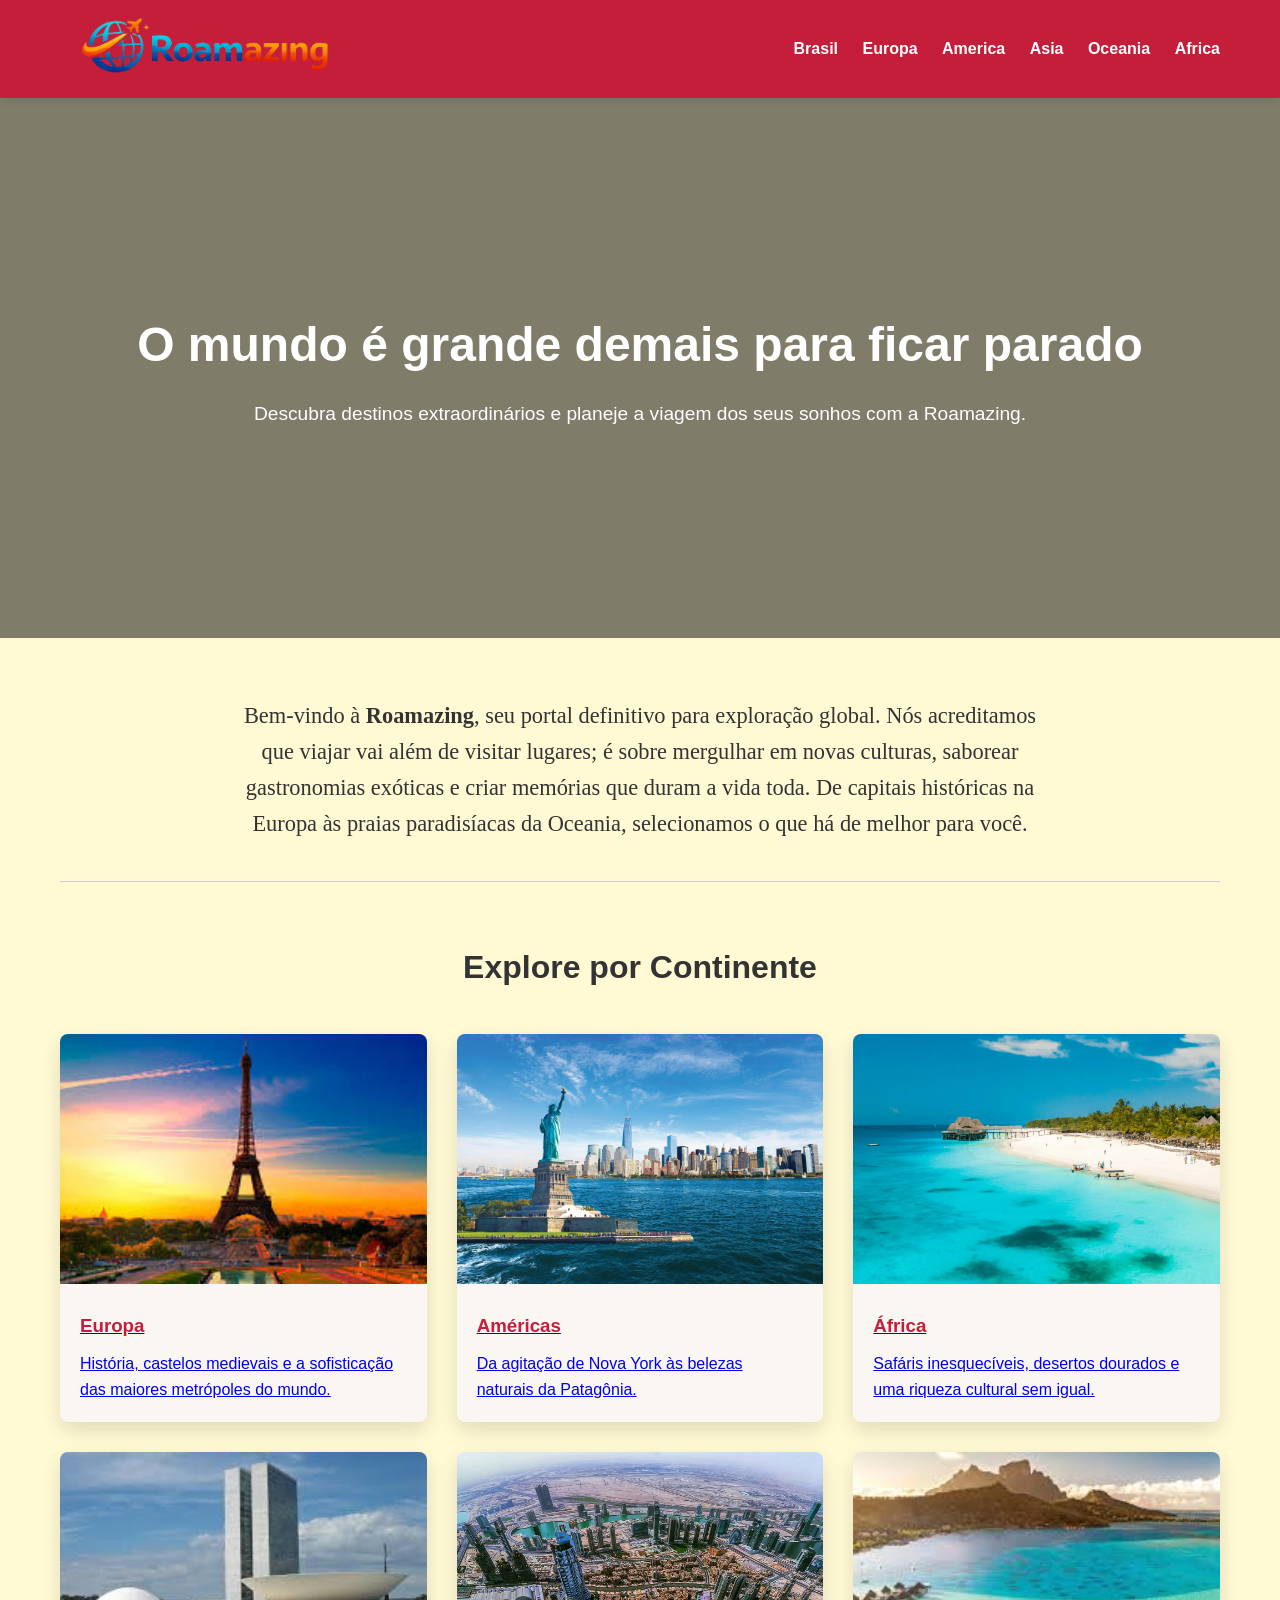
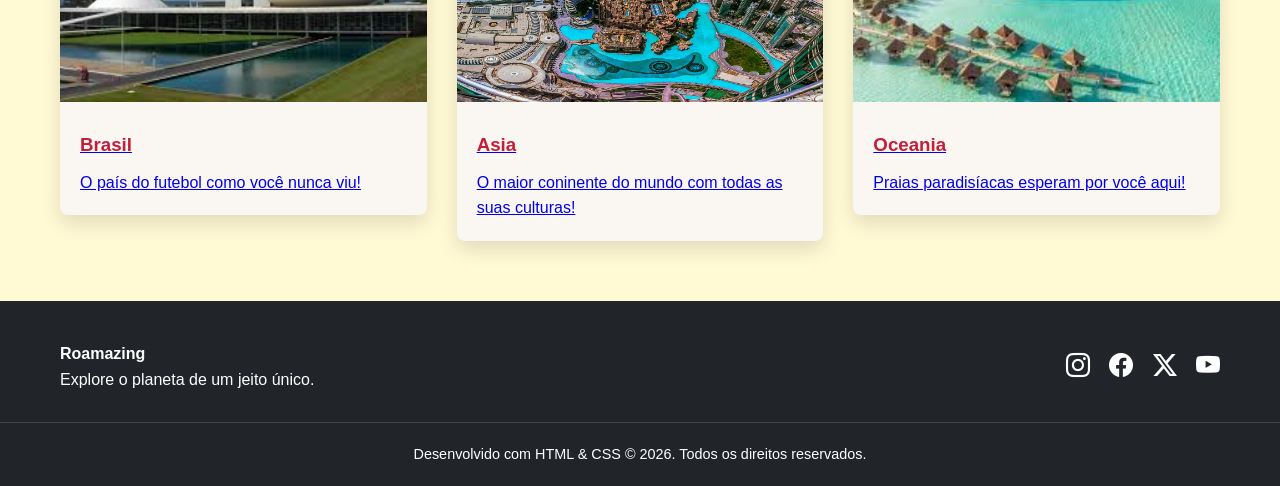
<file: views/index.html>
<!DOCTYPE html>
<html lang="pt-br">

<head>
    <meta charset="UTF-8">
    <meta name="viewport" content="width=device-width, initial-scale=1.0">
    <title>Roamazing | Explore o Mundo</title>
    <link rel="stylesheet" href="style.css">
    <link rel="stylesheet" href="https://cdn.jsdelivr.net/npm/bootstrap-icons@1.11.3/font/bootstrap-icons.min.css">
</head>

<body>

    <header class="main-header">
        <div class="header-container">
            <a href="../../index.html"><img src="../images/logoCompleta.png" class="logo"></a>
            <nav class="nav-menu">
                <a href="regions/brasil/brasil.html">Brasil</a>
                <a href="regions/europa/europa.html">Europa</a>
                <a href="regions/america/america.html">America</a>
                <a href="regions/asia/asia.html">Asia</a>
                <a href="regions/oceania/oceania.html">Oceania</a>
                <a href="regions/africa/africa.html">Africa</a>
            </nav>
        </div>
    </header>

    <main>
        <section class="hero-banner">
            <div class="hero-content">
                <h2>O mundo é grande demais para ficar parado</h2>
                <p>Descubra destinos extraordinários e planeje a viagem dos seus sonhos com a Roamazing.</p>
            </div>
        </section>

        <section class="intro-section">
            <div class="container">
                <p class="intro-text">
                    Bem-vindo à <strong>Roamazing</strong>, seu portal definitivo para exploração global.
                    Nós acreditamos que viajar vai além de visitar lugares; é sobre mergulhar em novas culturas,
                    saborear gastronomias exóticas e criar memórias que duram a vida toda. De capitais históricas na
                    Europa
                    às praias paradisíacas da Oceania, selecionamos o que há de melhor para você.
                </p>
                <hr class="divider">
            </div>
        </section>

        <section class="continents-grid">
            <div class="container">
                <h2 class="section-title">Explore por Continente</h2>
                <div class="grid-layout">

                    <a href="regions/europa/europa.html">
                        <article class="info-card">
                            <img src="./regions/europa/destinos/paris.jfif" alt="Europa">
                            <div class="card-content">
                                <h3>Europa</h3>
                                <p>História, castelos medievais e a sofisticação das maiores metrópoles do mundo.</p>
                            </div>
                        </article>
                    </a>
                    <a href="regions/america/america.html">
                        <article class="info-card">
                            <img src="./regions/america/destinos/ny.jpg" alt="América">
                            <div class="card-content">
                                <h3>Américas</h3>
                                <p>Da agitação de Nova York às belezas naturais da Patagônia.</p>
                            </div>
                        </article>
                    </a>
                    <a href="regions/africa/africa.html">
                    <article class="info-card">
                        <img src="./regions/africa/destinos/zanzibar.webp" alt="África">
                        <div class="card-content">
                            <h3>África</h3>
                            <p>Safáris inesquecíveis, desertos dourados e uma riqueza cultural sem igual.</p>
                        </div>
                    </article>
                    </a>
                    <a href="regions/brasil/brasil.html">
                        <article class="info-card">
                            <img src="./regions/brasil/destinos/brasilia.jpg" alt="Brasil">
                            <div class="card-content">
                                <h3>Brasil</h3>
                                <p>O país do futebol como você nunca viu!</p>
                            </div>
                        </article>
                    </a>
                    <a href="regions/asia/asia.html">
                        <article class="info-card">
                            <img src="./regions/asia/destinos/dubai.webp" alt="Brasil">
                            <div class="card-content">
                                <h3>Asia</h3>
                                <p>O maior coninente do mundo com todas as suas culturas!</p>
                            </div>
                        </article>
                    </a>
                    <a href="regions/oceania/oceania.html">
                        <article class="info-card">
                            <img src="./regions/oceania/destinos/borabora.jfif" alt="Brasil">
                            <div class="card-content">
                                <h3>Oceania</h3>
                                <p>Praias paradisíacas esperam por você aqui!</p>
                            </div>
                        </article>
                    </a>
                </div>
            </div>
        </section>
    </main>

    <footer class="main-footer">
        <div class="container footer-grid">
            <div class="footer-info">
                <h4>Roamazing</h4>
                <p>Explore o planeta de um jeito único.</p>
            </div>
            <div class="footer-social">
                <a href="#"><i class="bi bi-instagram"></i></a>
                <a href="#"><i class="bi bi-facebook"></i></a>
                <a href="#"><i class="bi bi-twitter-x"></i></a>
                <a href="#"><i class="bi bi-youtube"></i></a>
            </div>
        </div>
        <div class="footer-bottom">
            <p>Desenvolvido com HTML & CSS &copy; 2026. Todos os direitos reservados.</p>
        </div>
    </footer>

</body>

</html>
</file>
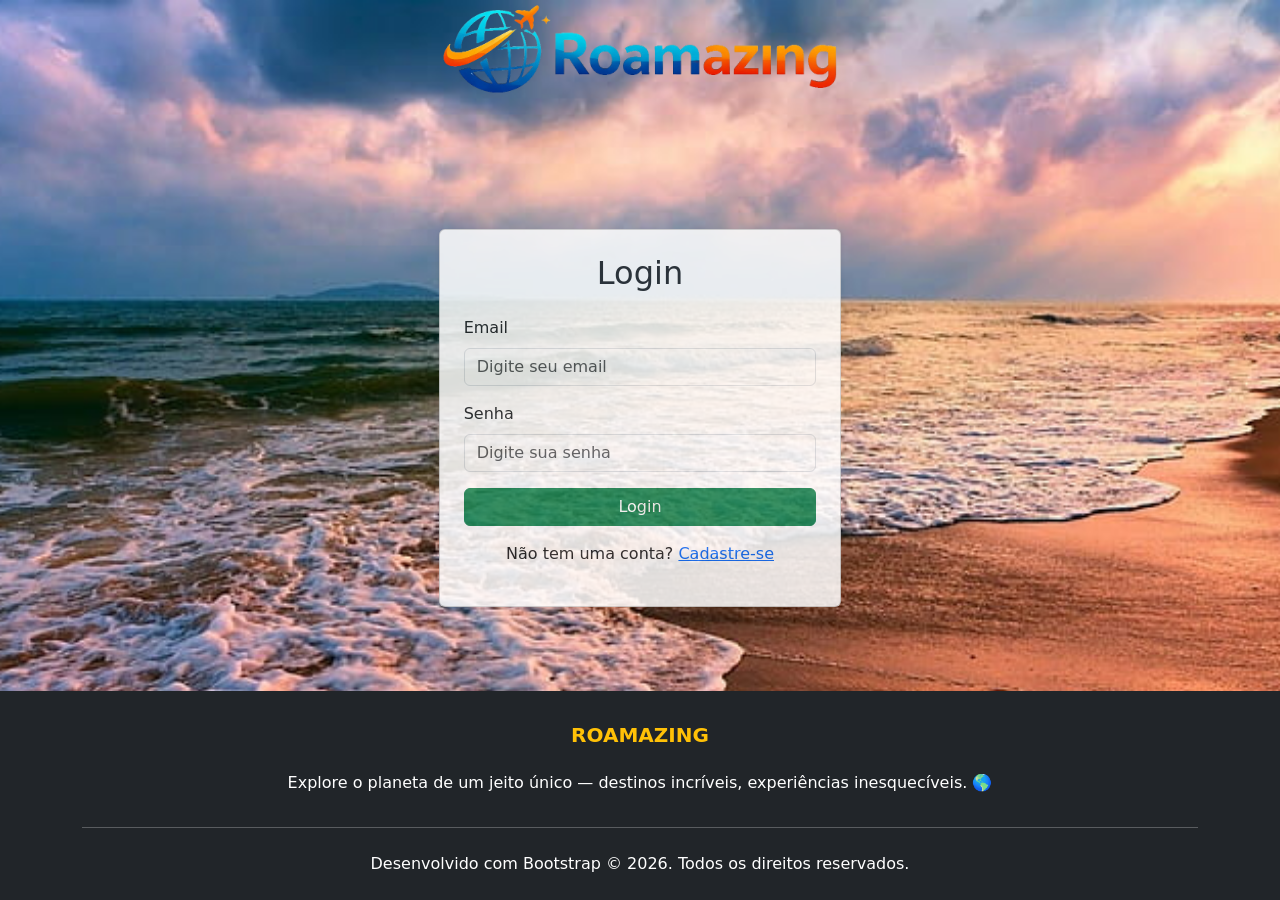
<file: views/login.html>
<!DOCTYPE html>
<html lang="pt-br">

<head>
    <meta charset="UTF-8">
    <meta name="viewport" content="width=device-width, initial-scale=1.0">
    <title>Login</title>
    <link href="https://cdn.jsdelivr.net/npm/bootstrap@5.3.3/dist/css/bootstrap.min.css" rel="stylesheet"
        integrity="sha384-QWTKZyjpPEjISv5WaRU9OFeRpok6YctnYmDr5pNlyT2bRjXh0JMhjY6hW+ALEwIH" crossorigin="anonymous">
    <link rel="stylesheet" href="styleLogin.css">
</head>

<body>
    <header>
        <a href="index.html"><img src="../../../images/logoCompleta.png" class="logo"></a>
    </header>

    <main class="d-flex align-items-center justify-content-center mt-5">
        <div class="container mt-5 col-md-4">
            <div class="card p-4 shadow-sm">
                <h2 class=" text-center mb-4 text-dark-green">Login</h2>
                <form action="brasil/brasil.html" method="GET">
                    <div class="mb-3">
                        <label for="email" class="form-label">Email</label>
                        <input type="email" class="form-control" id="email" name="email" placeholder="Digite seu email"
                            required>
                    </div>
                    <div class="mb-3">
                        <label for="senha" class="form-label">Senha</label>
                        <input type="password" class="form-control" id="senha" name="senha"
                            placeholder="Digite sua senha" required>
                    </div>
                    <button type="submit" class="btn btn-success w-100">Login</button>
                    <p class="mt-3 text-center">Não tem uma conta? <a href="register.html">Cadastre-se</a>
                    </p>
                </form>
            </div>
        </div>
    </main>

    <script src="https://cdn.jsdelivr.net/npm/bootstrap@5.3.3/dist/js/bootstrap.bundle.min.js"
        integrity="sha384-YvpcrYf0tY3lHB60NNkmXc5s9fDVZLESaAA55NDzOxhy9GkcIdslK1eN7N6jIeHz" crossorigin="anonymous">
    </script>
    <footer class="bg-dark text-white pt-3 pb-2 mt-5">
        <div class="container text-center text-md-start">
            <div class="row text-center text-md-start">

                <div class="text-center mx-auto mt-3">
                    <h5 class="text-uppercase mb-4 fw-bold text-warning">Roamazing</h5>
                    <p>Explore o planeta de um jeito único — destinos incríveis, experiências inesquecíveis. 🌎</p>
                </div>

            </div>
            <hr class="mb-4">
            <div class="text-center">
                <p>Desenvolvido com Bootstrap &copy; 2026. Todos os direitos reservados.</p>
            </div>
        </div>
    </footer>

    <script src="https://cdn.jsdelivr.net/npm/bootstrap@5.3.3/dist/js/bootstrap.bundle.min.js"
        integrity="sha384-YvpcrYf0tY3lHB60NNkmXc5s9fDVZLESaAA55NDzOxhy9GkcIdslK1eN7N6jIeHz" crossorigin="anonymous">
    </script>

    <link rel="stylesheet" href="https://cdn.jsdelivr.net/npm/bootstrap-icons@1.11.3/font/bootstrap-icons.min.css">
</body>

</html>
</file>
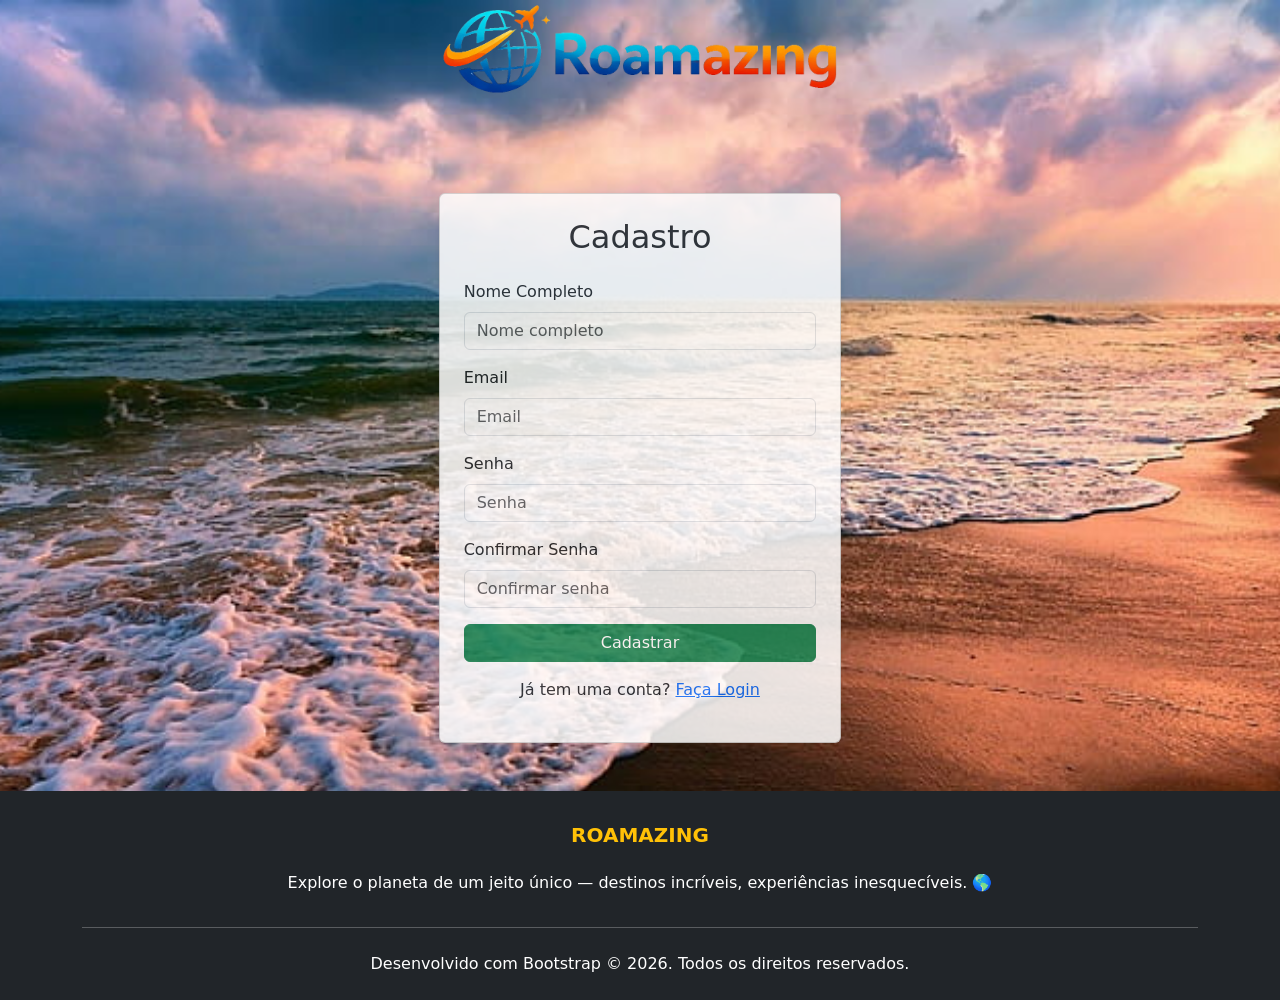
<file: views/register.html>
<!DOCTYPE html>
<html lang="pt-br">

<head>
    <meta charset="UTF-8">
    <meta name="viewport" content="width=device-width, initial-scale=1.0">
    <title>Login</title>
    <link href="https://cdn.jsdelivr.net/npm/bootstrap@5.3.3/dist/css/bootstrap.min.css" rel="stylesheet"
        integrity="sha384-QWTKZyjpPEjISv5WaRU9OFeRpok6YctnYmDr5pNlyT2bRjXh0JMhjY6hW+ALEwIH" crossorigin="anonymous">
    <link rel="stylesheet" href="styleLogin.css">
</head>

<body>
    <header>
        <a href="index.html"><img src="../../../images/logoCompleta.png" class="logo"></a>
    </header>

    <main class="d-flex align-items-center justify-content-center mt-5">
        <div class="container mt-5 col-md-4">
            <div class="card p-4 shadow-sm">
                <h2 class=" text-center mb-4 text-dark-green">Cadastro</h2>
                <form action="index.html" method="GET">
                    <div class="mb-3">
                        <label for="nome" class="form-label">Nome Completo</label>
                        <input type="text" class="form-control" id="nome"
                            name="nome" placeholder="Nome completo" required>
                    </div>
                    <div class="mb-3">
                        <label for="email" class="form-label">Email</label>
                        <input type="email" class="form-control"
                            id="email" name="email" placeholder="Email" required>
                    </div>
                    <div class="mb-3">
                        <label for="senha" class="form-label">Senha</label>
                        <input type="password" class="form-control" id="senha" name="senha" placeholder="Senha"
                            required>
                    </div>
                    <div class="mb-3">
                        <label for="confirmar_senha" class="form-label">Confirmar Senha</label>
                        <input type="password" class="form-control" id="confirmar_senha" name="confirmar_senha"
                            placeholder="Confirmar senha" required>
                    </div>
                    <button type="submit" class="btn btn-success w-100">Cadastrar</button>
                    <p class="mt-3 text-center">Já tem uma conta? <a href="login.html">Faça Login</a></p>
                </form>
            </div>
        </div>
    </main>

    <script src="https://cdn.jsdelivr.net/npm/bootstrap@5.3.3/dist/js/bootstrap.bundle.min.js"
        integrity="sha384-YvpcrYf0tY3lHB60NNkmXc5s9fDVZLESaAA55NDzOxhy9GkcIdslK1eN7N6jIeHz" crossorigin="anonymous">
    </script>
    <footer class="bg-dark text-white pt-3 pb-2 mt-5">
        <div class="container text-center text-md-start">
            <div class="row text-center text-md-start">

                <div class="text-center mx-auto mt-3">
                    <h5 class="text-uppercase mb-4 fw-bold text-warning">Roamazing</h5>
                    <p>Explore o planeta de um jeito único — destinos incríveis, experiências inesquecíveis. 🌎</p>
                </div>

            </div>
            <hr class="mb-4">
            <div class="text-center">
                <p>Desenvolvido com Bootstrap &copy; 2026. Todos os direitos reservados.</p>
            </div>
        </div>
    </footer>

    <script src="https://cdn.jsdelivr.net/npm/bootstrap@5.3.3/dist/js/bootstrap.bundle.min.js"
        integrity="sha384-YvpcrYf0tY3lHB60NNkmXc5s9fDVZLESaAA55NDzOxhy9GkcIdslK1eN7N6jIeHz" crossorigin="anonymous">
    </script>

    <link rel="stylesheet" href="https://cdn.jsdelivr.net/npm/bootstrap-icons@1.11.3/font/bootstrap-icons.min.css">
</body>

</html>
</file>
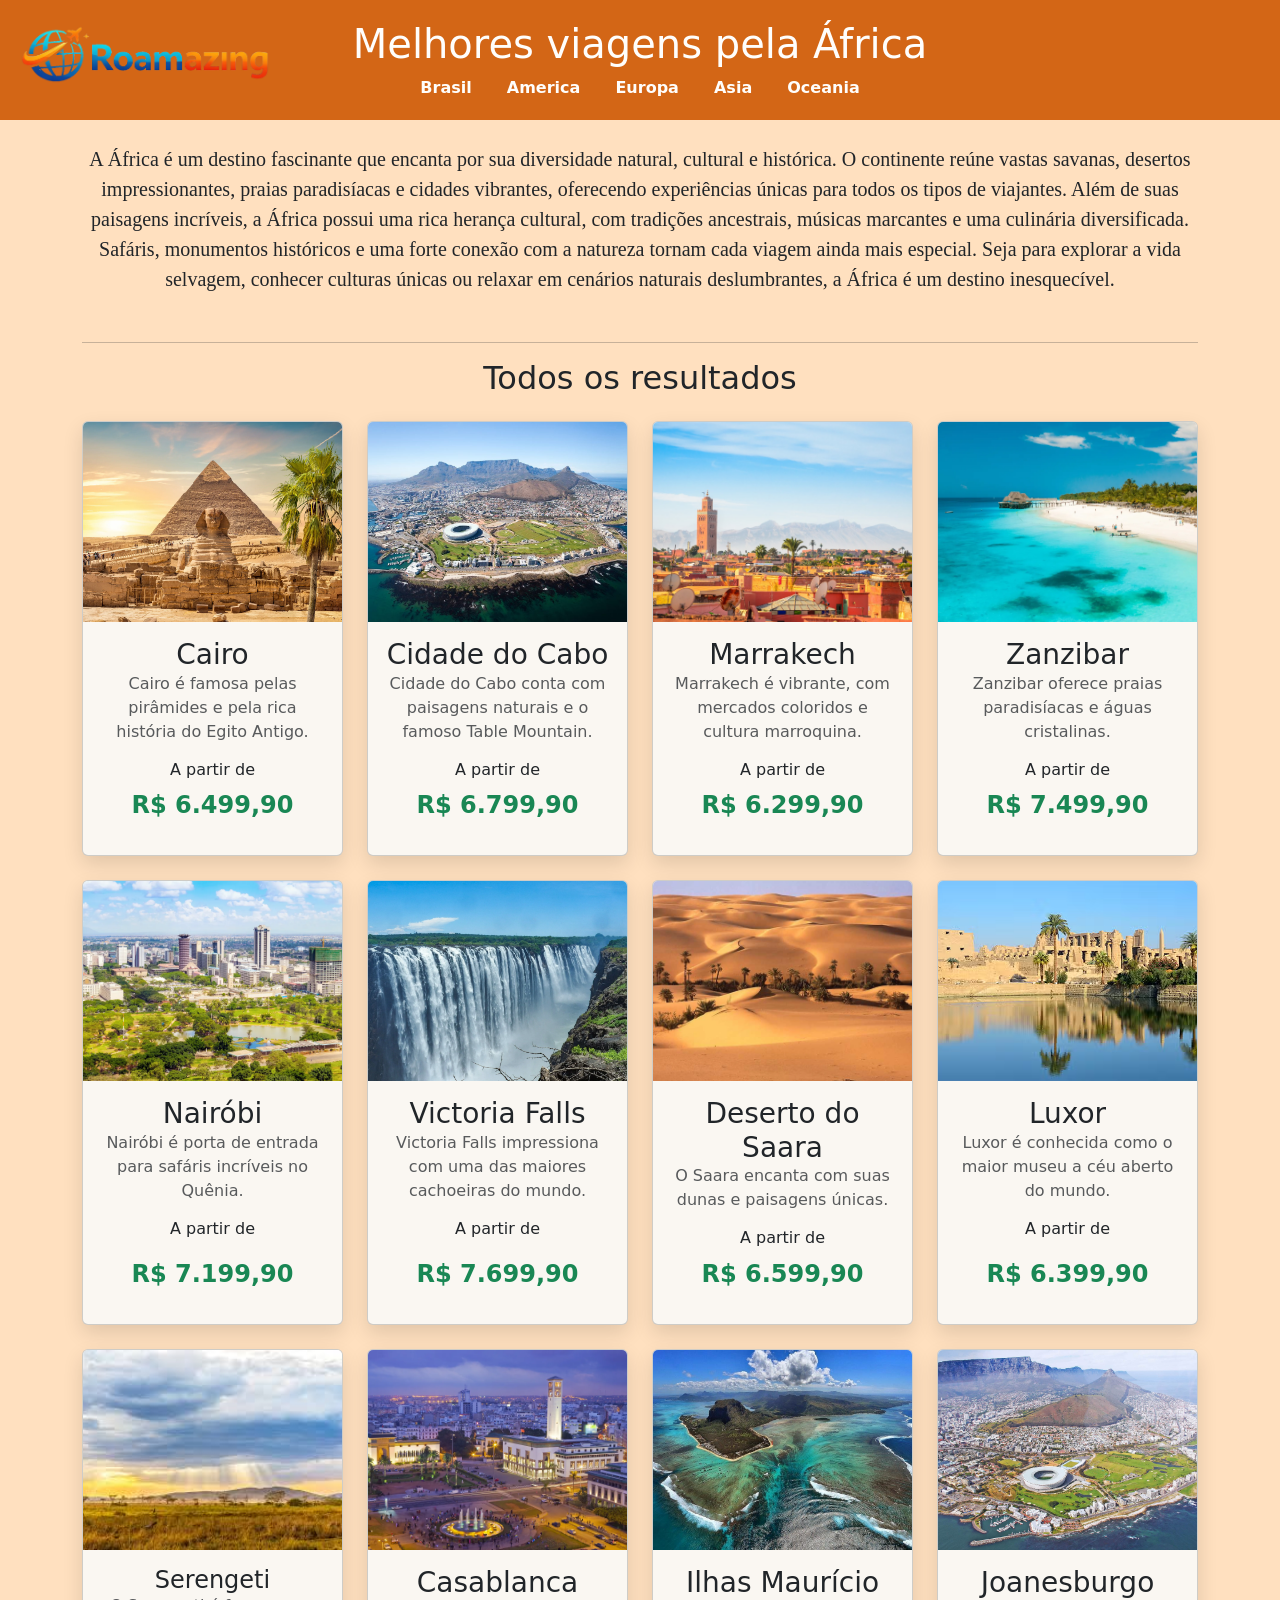
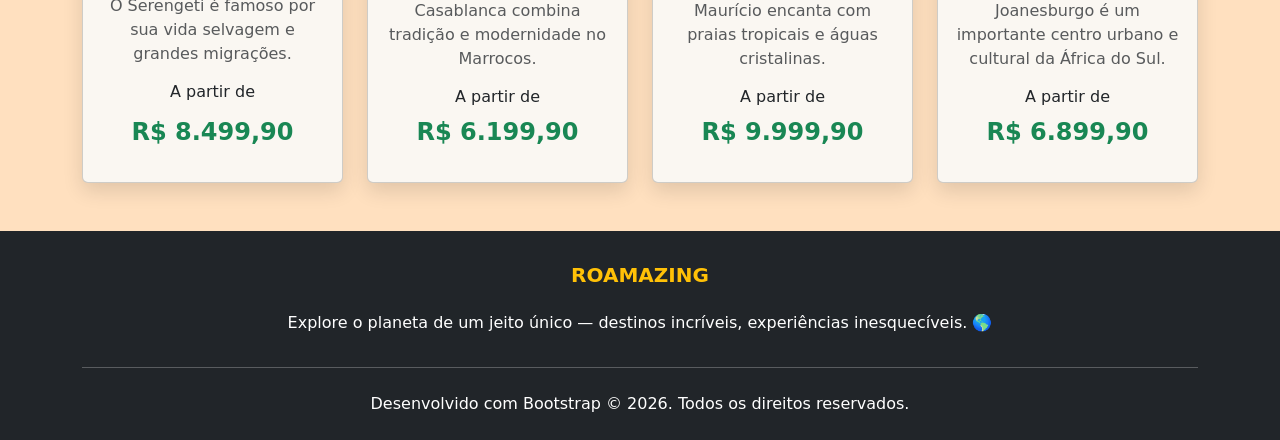
<file: views/regions/africa/africa.html>
<!DOCTYPE html>
<html lang="pt-br">

<head>
    <meta charset="UTF-8">
    <meta name="viewport" content="width=device-width, initial-scale=1.0">
    <title>Roamazing</title>
    <link href="https://cdn.jsdelivr.net/npm/bootstrap@5.3.3/dist/css/bootstrap.min.css" rel="stylesheet"
        integrity="sha384-QWTKZyjpPEjISv5WaRU9OFeRpok6YctnYmDr5pNlyT2bRjXh0JMhjY6hW+ALEwIH" crossorigin="anonymous">
    <link rel="stylesheet" href="style.css">
</head>

<body>

    <header>
        <a href="../../index.html"><img src="../../../images/logoCompleta.png" class="logo"></a>
        <div class="controle">
            <h1>Melhores viagens pela África</h1>
            <nav>
                <a href="../brasil/brasil.html">Brasil</a>
                <a href="../america/america.html">America</a>
                <a href="../europa/europa.html">Europa</a>
                <a href="../asia/asia.html">Asia</a>
                <a href="../oceania/oceania.html">Oceania</a>
            </nav>
        </div>

    </header>


    <main class="container mt-4">

        <section class="mb-5">
            <p class="center">A África é um destino fascinante que encanta por sua diversidade natural, cultural e
                histórica. O continente reúne vastas savanas, desertos impressionantes, praias paradisíacas e cidades
                vibrantes, oferecendo experiências únicas para todos os tipos de viajantes.

                Além de suas paisagens incríveis, a África possui uma rica herança cultural, com tradições ancestrais,
                músicas marcantes e uma culinária diversificada. Safáris, monumentos históricos e uma forte conexão com
                a natureza tornam cada viagem ainda mais especial.

                Seja para explorar a vida selvagem, conhecer culturas únicas ou relaxar em cenários naturais
                deslumbrantes, a África é um destino inesquecível.</p>
        </section>
        <hr>

        <section class="text-center mb-5">
            <h2 class="mb-4">Todos os resultados</h2>
            <div class="row row-cols-1 row-cols-md-2 row-cols-lg-4 g-4">

                <div class="col">
                    <div class="card h-100">
                        <img src="destinos/cairo.webp" class="card-img-top product-card-img">
                        <div class="card-body d-flex flex-column">
                            <h3 class="card-title">Cairo</h3>
                            <p class="card-text text-muted">Cairo é famosa pelas pirâmides e pela rica história do Egito
                                Antigo.</p>
                            <h6>A partir de</h6>
                            <p class="fs-4 text-success fw-bold mt-auto">R$ 6.499,90</p>
                        </div>
                    </div>
                </div>

                <div class="col">
                    <div class="card h-100">
                        <img src="destinos/cabo.jpg" class="card-img-top product-card-img">
                        <div class="card-body d-flex flex-column">
                            <h3 class="card-title">Cidade do Cabo</h3>
                            <p class="card-text text-muted">Cidade do Cabo conta com paisagens naturais e o famoso
                                Table Mountain.</p>
                            <h6>A partir de</h6>
                            <p class="fs-4 text-success fw-bold mt-auto">R$ 6.799,90</p>
                        </div>
                    </div>
                </div>

                <div class="col">
                    <div class="card h-100">
                        <img src="destinos/marrakech.jpg" class="card-img-top product-card-img">
                        <div class="card-body d-flex flex-column">
                            <h3 class="card-title">Marrakech</h3>
                            <p class="card-text text-muted">Marrakech é vibrante, com mercados coloridos e cultura
                                marroquina.</p>
                            <h6>A partir de</h6>
                            <p class="fs-4 text-success fw-bold mt-auto">R$ 6.299,90</p>
                        </div>
                    </div>
                </div>

                <div class="col">
                    <div class="card h-100">
                        <img src="destinos/zanzibar.webp" class="card-img-top product-card-img">
                        <div class="card-body d-flex flex-column">
                            <h3 class="card-title">Zanzibar</h3>
                            <p class="card-text text-muted">Zanzibar oferece praias paradisíacas e águas cristalinas.
                            </p>
                            <h6>A partir de</h6>
                            <p class="fs-4 text-success fw-bold mt-auto">R$ 7.499,90</p>
                        </div>
                    </div>
                </div>

                <div class="col">
                    <div class="card h-100">
                        <img src="destinos/nairobi.webp" class="card-img-top product-card-img">
                        <div class="card-body d-flex flex-column">
                            <h3 class="card-title">Nairóbi</h3>
                            <p class="card-text text-muted">Nairóbi é porta de entrada para safáris incríveis no Quênia.
                            </p>
                            <h6>A partir de</h6>
                            <p class="fs-4 text-success fw-bold mt-auto">R$ 7.199,90</p>
                        </div>
                    </div>
                </div>

                <div class="col">
                    <div class="card h-100">
                        <img src="destinos/falls.webp" class="card-img-top product-card-img">
                        <div class="card-body d-flex flex-column">
                            <h3 class="card-title">Victoria Falls</h3>
                            <p class="card-text text-muted">Victoria Falls impressiona com uma das maiores cachoeiras do
                                mundo.</p>
                            <h6>A partir de</h6>
                            <p class="fs-4 text-success fw-bold mt-auto">R$ 7.699,90</p>
                        </div>
                    </div>
                </div>

                <div class="col">
                    <div class="card h-100">
                        <img src="destinos/saara.webp" class="card-img-top product-card-img">
                        <div class="card-body d-flex flex-column">
                            <h3 class="card-title">Deserto do Saara</h3>
                            <p class="card-text text-muted">O Saara encanta com suas dunas e paisagens únicas.</p>
                            <h6>A partir de</h6>
                            <p class="fs-4 text-success fw-bold mt-auto">R$ 6.599,90</p>
                        </div>
                    </div>
                </div>

                <div class="col">
                    <div class="card h-100">
                        <img src="destinos/luxor.avif" class="card-img-top product-card-img">
                        <div class="card-body d-flex flex-column">
                            <h3 class="card-title">Luxor</h3>
                            <p class="card-text text-muted">Luxor é conhecida como o maior museu a céu aberto do mundo.
                            </p>
                            <h6>A partir de</h6>
                            <p class="fs-4 text-success fw-bold mt-auto">R$ 6.399,90</p>
                        </div>
                    </div>
                </div>

                <div class="col">
                    <div class="card h-100">
                        <img src="destinos/Serengeti.jfif" class="card-img-top product-card-img">
                        <div class="card-body d-flex flex-column">
                            <h4 class="card-title">Serengeti</h4>
                            <p class="card-text text-muted">O Serengeti é famoso por sua vida selvagem e grandes
                                migrações.</p>
                            <h6>A partir de</h6>
                            <p class="fs-4 text-success fw-bold mt-auto">R$ 8.499,90</p>
                        </div>
                    </div>
                </div>

                <div class="col">
                    <div class="card h-100">
                        <img src="destinos/casablanca.webp" class="card-img-top product-card-img">
                        <div class="card-body d-flex flex-column">
                            <h3 class="card-title">Casablanca</h3>
                            <p class="card-text text-muted">Casablanca combina tradição e modernidade no Marrocos.</p>
                            <h6>A partir de</h6>
                            <p class="fs-4 text-success fw-bold mt-auto">R$ 6.199,90</p>
                        </div>
                    </div>
                </div>

                <div class="col">
                    <div class="card h-100">
                        <img src="destinos/mauricio.jpg" class="card-img-top product-card-img">
                        <div class="card-body d-flex flex-column">
                            <h3 class="card-title">Ilhas Maurício</h3>
                            <p class="card-text text-muted">Maurício encanta com praias tropicais e águas cristalinas.
                            </p>
                            <h6>A partir de</h6>
                            <p class="fs-4 text-success fw-bold mt-auto">R$ 9.999,90</p>
                        </div>
                    </div>
                </div>

                <div class="col">
                    <div class="card h-100">
                        <img src="destinos/Joanesburgo.jpg" class="card-img-top product-card-img">
                        <div class="card-body d-flex flex-column">
                            <h3 class="card-title">Joanesburgo</h3>
                            <p class="card-text text-muted">Joanesburgo é um importante centro urbano e cultural da
                                África do Sul.</p>
                            <h6>A partir de</h6>
                            <p class="fs-4 text-success fw-bold mt-auto">R$ 6.899,90</p>
                        </div>
                    </div>
                </div>

            </div>
        </section>
    </main>

    <footer class="bg-dark text-white pt-3 pb-2 mt-5">
        <div class="container text-center text-md-start">
            <div class="row text-center text-md-start">

                <div class="text-center mx-auto mt-3">
                    <h5 class="text-uppercase mb-4 fw-bold text-warning">Roamazing</h5>
                    <p>Explore o planeta de um jeito único — destinos incríveis, experiências inesquecíveis. 🌎</p>
                </div>

            </div>
            <hr class="mb-4">
            <div class="text-center">
                <p>Desenvolvido com Bootstrap &copy; 2026. Todos os direitos reservados.</p>
            </div>
        </div>
    </footer>

    <script src="https://cdn.jsdelivr.net/npm/bootstrap@5.3.3/dist/js/bootstrap.bundle.min.js"
        integrity="sha384-YvpcrYf0tY3lHB60NNkmXc5s9fDVZLESaAA55NDzOxhy9GkcIdslK1eN7N6jIeHz" crossorigin="anonymous">
    </script>

    <link rel="stylesheet" href="https://cdn.jsdelivr.net/npm/bootstrap-icons@1.11.3/font/bootstrap-icons.min.css">

</body>

</html>
</file>
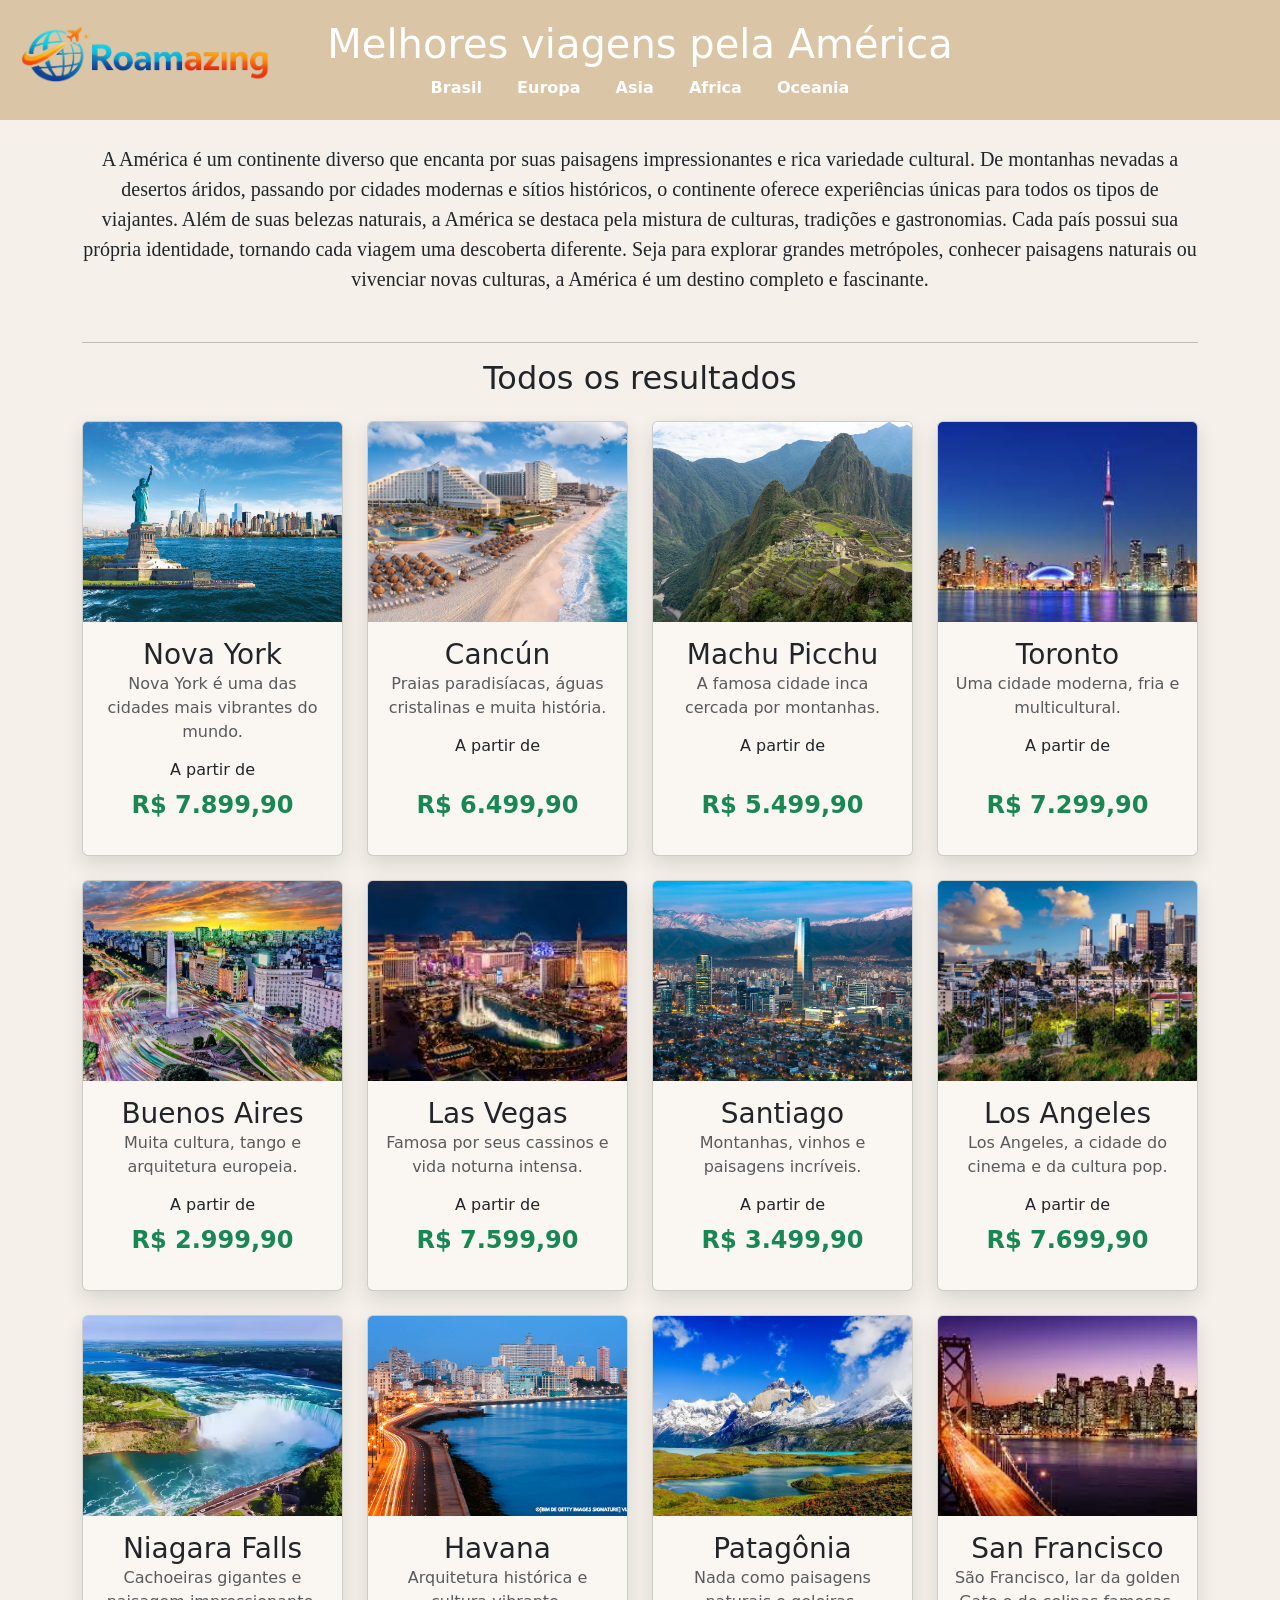
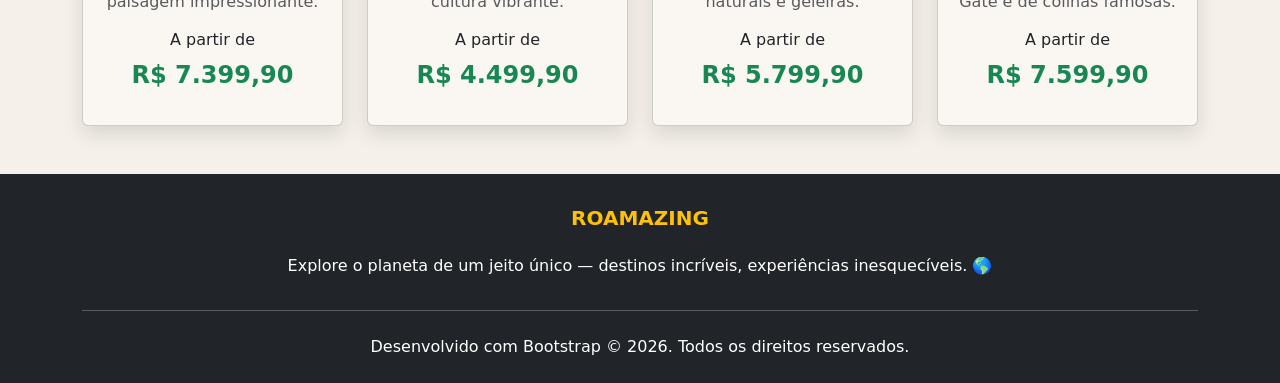
<file: views/regions/america/america.html>
<!DOCTYPE html>
<html lang="pt-br">

<head>
    <meta charset="UTF-8">
    <meta name="viewport" content="width=device-width, initial-scale=1.0">
    <title>Roamazing</title>
    <link href="https://cdn.jsdelivr.net/npm/bootstrap@5.3.3/dist/css/bootstrap.min.css" rel="stylesheet"
        integrity="sha384-QWTKZyjpPEjISv5WaRU9OFeRpok6YctnYmDr5pNlyT2bRjXh0JMhjY6hW+ALEwIH" crossorigin="anonymous">
    <link rel="stylesheet" href="style.css">
</head>

<body>

    <header>
        <a href="../../index.html"><img src="../../../images/logoCompleta.png" class="logo"></a>
        <div class="controle">
            <h1>Melhores viagens pela América</h1>
            <nav>
                <a href="../brasil/brasil.html">Brasil</a>
                <a href="../europa/europa.html">Europa</a>
                <a href="../asia/asia.html">Asia</a>
                <a href="../africa/africa.html">Africa</a>
                <a href="../oceania/oceania.html">Oceania</a>
            </nav>
        </div>

    </header>

    <main class="container mt-4">

        <section class="mb-5">
            <p class="center">A América é um continente diverso que encanta por suas paisagens impressionantes e rica
                variedade cultural. De montanhas nevadas a desertos áridos, passando por cidades modernas e sítios
                históricos, o continente oferece experiências únicas para todos os tipos de viajantes.

                Além de suas belezas naturais, a América se destaca pela mistura de culturas, tradições e gastronomias.
                Cada país possui sua própria identidade, tornando cada viagem uma descoberta diferente.

                Seja para explorar grandes metrópoles, conhecer paisagens naturais ou vivenciar novas culturas, a
                América é um destino completo e fascinante.</p>
        </section>
        <hr>

        <section class="text-center mb-5">
            <h2 class="mb-4">Todos os resultados</h2>
            <div class="row row-cols-1 row-cols-md-2 row-cols-lg-4 g-4">

                <div class="col">
                    <div class="card h-100">
                        <img src="destinos/ny.jpg" class="card-img-top product-card-img">
                        <div class="card-body d-flex flex-column">
                            <h3 class="card-title">Nova York</h3>
                            <p class="card-text text-muted">Nova York é uma das cidades mais vibrantes do mundo.</p>
                            <h6>A partir de</h6>
                            <p class="fs-4 text-success fw-bold mt-auto">R$ 7.899,90</p>
                        </div>
                    </div>
                </div>

                <div class="col">
                    <div class="card h-100">
                        <img src="destinos/cancun.jpg" class="card-img-top product-card-img">
                        <div class="card-body d-flex flex-column">
                            <h3 class="card-title">Cancún</h3>
                            <p class="card-text text-muted">Praias paradisíacas, águas cristalinas e muita história.</p>
                            <h6>A partir de</h6>
                            <p class="fs-4 text-success fw-bold mt-auto">R$ 6.499,90</p>
                        </div>
                    </div>
                </div>

                <div class="col">
                    <div class="card h-100">
                        <img src="destinos/machu.webp" class="card-img-top product-card-img">
                        <div class="card-body d-flex flex-column">
                            <h3 class="card-title">Machu Picchu</h3>
                            <p class="card-text text-muted">A famosa cidade inca cercada por montanhas.</p>
                            <h6>A partir de</h6>
                            <p class="fs-4 text-success fw-bold mt-auto">R$ 5.499,90</p>
                        </div>
                    </div>
                </div>

                <div class="col">
                    <div class="card h-100">
                        <img src="destinos/toronto.jfif" class="card-img-top product-card-img">
                        <div class="card-body d-flex flex-column">
                            <h3 class="card-title">Toronto</h3>
                            <p class="card-text text-muted">Uma cidade moderna, fria e multicultural.</p>
                            <h6>A partir de</h6>
                            <p class="fs-4 text-success fw-bold mt-auto">R$ 7.299,90</p>
                        </div>
                    </div>
                </div>

                <div class="col">
                    <div class="card h-100">
                        <img src="destinos/buenos.jpg" class="card-img-top product-card-img">
                        <div class="card-body d-flex flex-column">
                            <h3 class="card-title">Buenos Aires</h3>
                            <p class="card-text text-muted">Muita cultura, tango e arquitetura europeia.</p>
                            <h6>A partir de</h6>
                            <p class="fs-4 text-success fw-bold mt-auto">R$ 2.999,90</p>
                        </div>
                    </div>
                </div>

                <div class="col">
                    <div class="card h-100">
                        <img src="destinos/lasvegas.jfif" class="card-img-top product-card-img">
                        <div class="card-body d-flex flex-column">
                            <h3 class="card-title">Las Vegas</h3>
                            <p class="card-text text-muted">Famosa por seus cassinos e vida noturna intensa.</p>
                            <h6>A partir de</h6>
                            <p class="fs-4 text-success fw-bold mt-auto">R$ 7.599,90</p>
                        </div>
                    </div>
                </div>

                <div class="col">
                    <div class="card h-100">
                        <img src="destinos/santiago.jpg" class="card-img-top product-card-img">
                        <div class="card-body d-flex flex-column">
                            <h3 class="card-title">Santiago</h3>
                            <p class="card-text text-muted">Montanhas, vinhos e paisagens incríveis.</p>
                            <h6>A partir de</h6>
                            <p class="fs-4 text-success fw-bold mt-auto">R$ 3.499,90</p>
                        </div>
                    </div>
                </div>

                <div class="col">
                    <div class="card h-100">
                        <img src="destinos/la.webp" class="card-img-top product-card-img">
                        <div class="card-body d-flex flex-column">
                            <h3 class="card-title">Los Angeles</h3>
                            <p class="card-text text-muted">Los Angeles, a cidade do cinema e da cultura pop.</p>
                            <h6>A partir de</h6>
                            <p class="fs-4 text-success fw-bold mt-auto">R$ 7.699,90</p>
                        </div>
                    </div>
                </div>

                <div class="col">
                    <div class="card h-100">
                        <img src="destinos/Niagara-Falls.avif" class="card-img-top product-card-img">
                        <div class="card-body d-flex flex-column">
                            <h3 class="card-title">Niagara Falls</h3>
                            <p class="card-text text-muted">Cachoeiras gigantes e paisagem impressionante.</p>
                            <h6>A partir de</h6>
                            <p class="fs-4 text-success fw-bold mt-auto">R$ 7.399,90</p>
                        </div>
                    </div>
                </div>

                <div class="col">
                    <div class="card h-100">
                        <img src="destinos/havana.png" class="card-img-top product-card-img">
                        <div class="card-body d-flex flex-column">
                            <h3 class="card-title">Havana</h3>
                            <p class="card-text text-muted">Arquitetura histórica e cultura vibrante.</p>
                            <h6>A partir de</h6>
                            <p class="fs-4 text-success fw-bold mt-auto">R$ 4.499,90</p>
                        </div>
                    </div>
                </div>

                <div class="col">
                    <div class="card h-100">
                        <img src="destinos/patagonia.jpg" class="card-img-top product-card-img">
                        <div class="card-body d-flex flex-column">
                            <h3 class="card-title">Patagônia</h3>
                            <p class="card-text text-muted">Nada como paisagens naturais e geleiras.</p>
                            <h6>A partir de</h6>
                            <p class="fs-4 text-success fw-bold mt-auto">R$ 5.799,90</p>
                        </div>
                    </div>
                </div>

                <div class="col">
                    <div class="card h-100">
                        <img src="destinos/sanfranccisco.jfif" class="card-img-top product-card-img">
                        <div class="card-body d-flex flex-column">
                            <h3 class="card-title">San Francisco</h3>
                            <p class="card-text text-muted">São Francisco, lar da golden Gate e de colinas famosas.</p>
                            <h6>A partir de</h6>
                            <p class="fs-4 text-success fw-bold mt-auto">R$ 7.599,90</p>
                        </div>
                    </div>
                </div>

            </div>
        </section>
    </main>

    <footer class="bg-dark text-white pt-3 pb-2 mt-5">
        <div class="container text-center text-md-start">
            <div class="row text-center text-md-start">

                <div class="text-center mx-auto mt-3">
                    <h5 class="text-uppercase mb-4 fw-bold text-warning">Roamazing</h5>
                    <p>Explore o planeta de um jeito único — destinos incríveis, experiências inesquecíveis. 🌎</p>
                </div>

            </div>
            <hr class="mb-4">
            <div class="text-center">
                <p>Desenvolvido com Bootstrap &copy; 2026. Todos os direitos reservados.</p>
            </div>
        </div>
    </footer>

    <script src="https://cdn.jsdelivr.net/npm/bootstrap@5.3.3/dist/js/bootstrap.bundle.min.js"
        integrity="sha384-YvpcrYf0tY3lHB60NNkmXc5s9fDVZLESaAA55NDzOxhy9GkcIdslK1eN7N6jIeHz" crossorigin="anonymous">
    </script>

    <link rel="stylesheet" href="https://cdn.jsdelivr.net/npm/bootstrap-icons@1.11.3/font/bootstrap-icons.min.css">

</body>

</html>
</file>
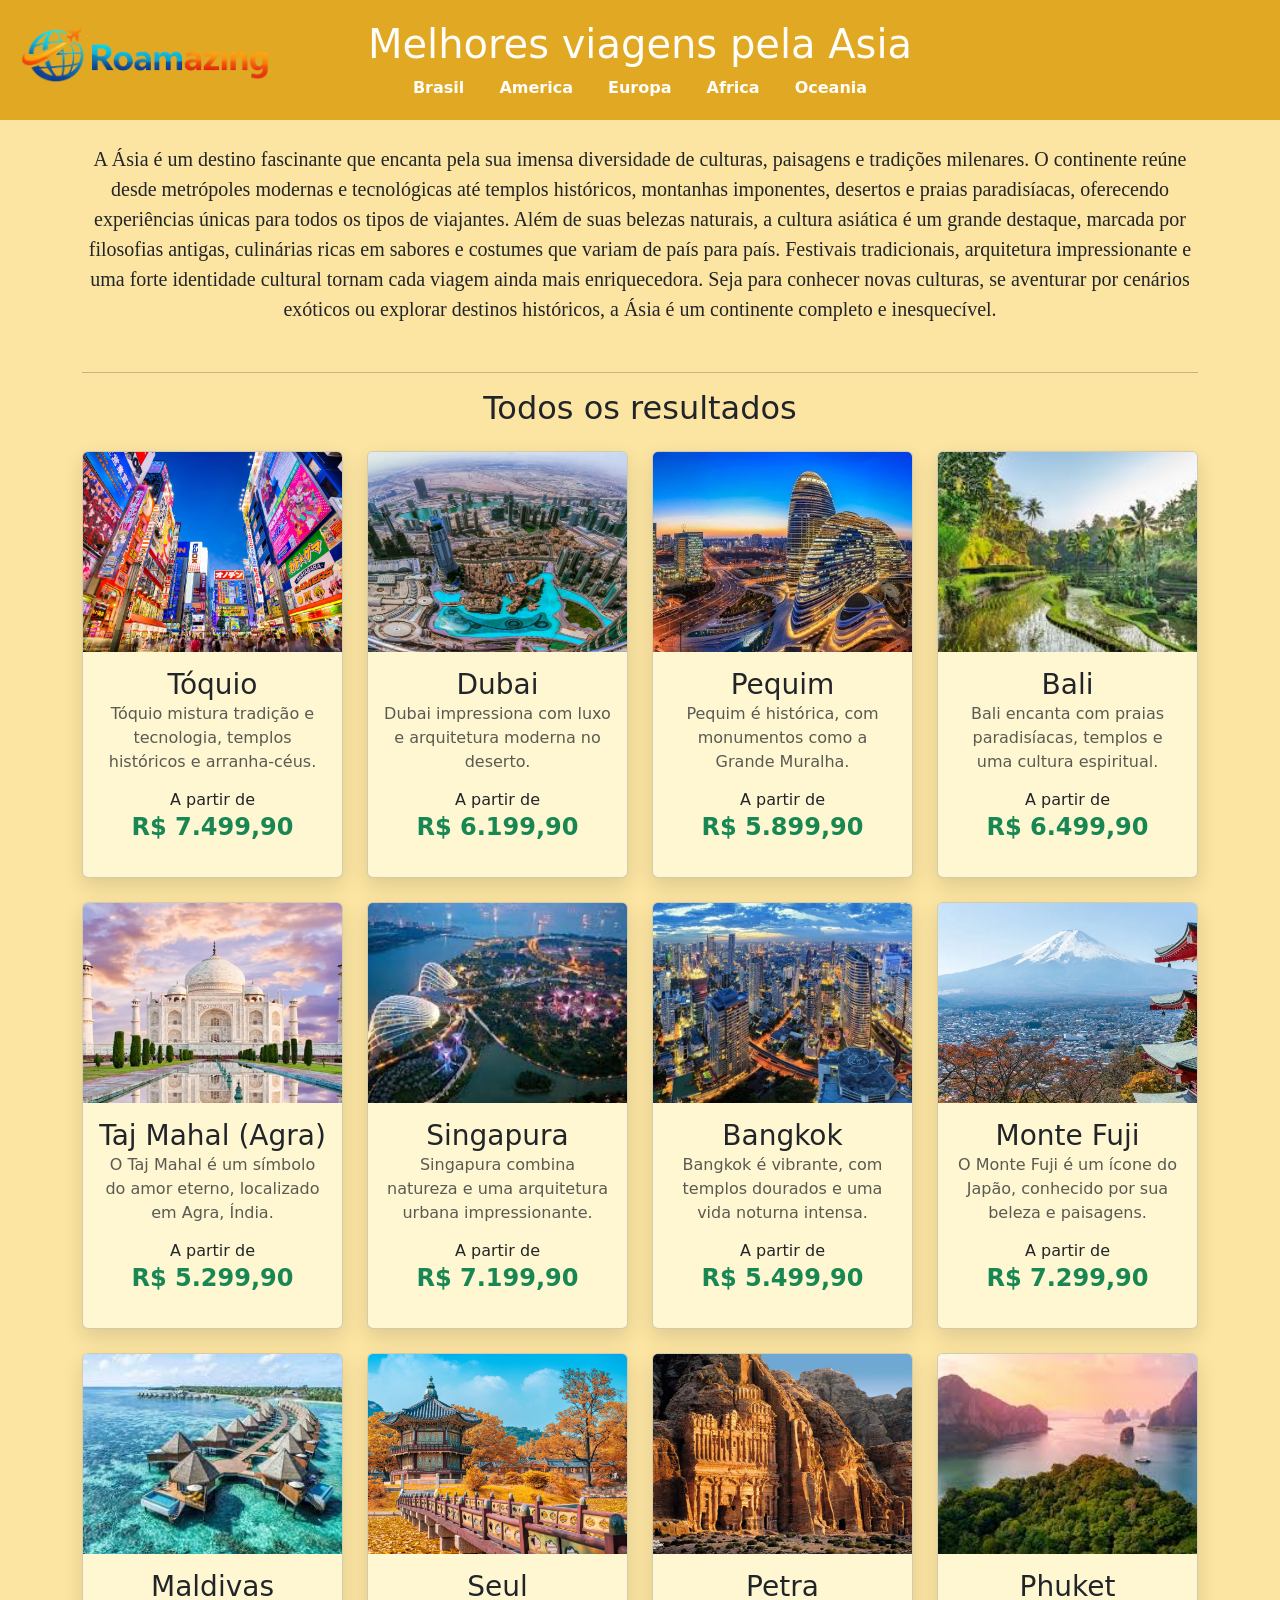
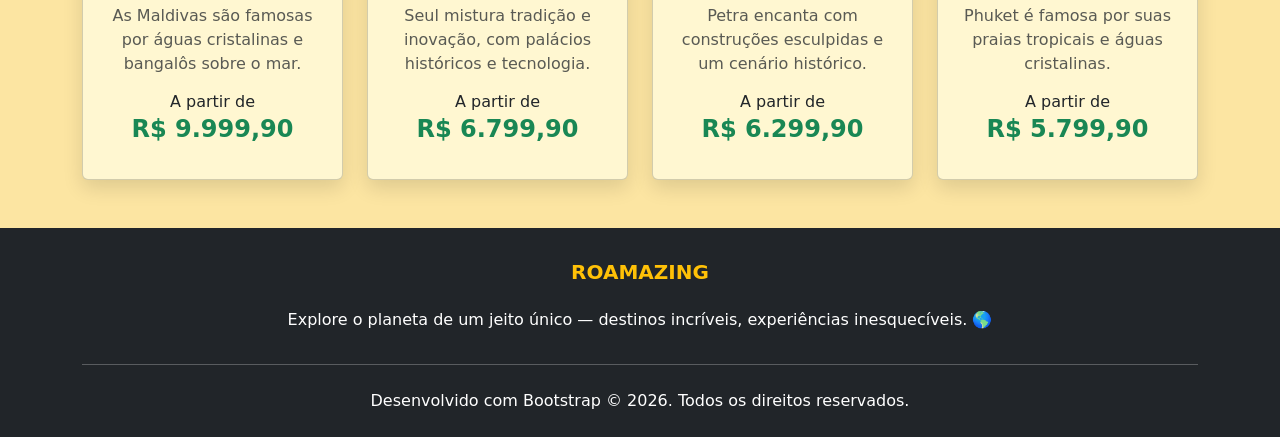
<file: views/regions/asia/asia.html>
<!DOCTYPE html>
<html lang="pt-br">

<head>
    <meta charset="UTF-8">
    <meta name="viewport" content="width=device-width, initial-scale=1.0">
    <title>Roamazing</title>
    <link href="https://cdn.jsdelivr.net/npm/bootstrap@5.3.3/dist/css/bootstrap.min.css" rel="stylesheet"
        integrity="sha384-QWTKZyjpPEjISv5WaRU9OFeRpok6YctnYmDr5pNlyT2bRjXh0JMhjY6hW+ALEwIH" crossorigin="anonymous">
    <link rel="stylesheet" href="style.css">
</head>

<body>

    <header>
        <a href="../../index.html"><img src="../../../images/logoCompleta.png" class="logo"></a>
        <div class="controle">
            <h1>Melhores viagens pela Asia</h1>
            <nav>
                <a href="../brasil/brasil.html">Brasil</a>
                <a href="../america/america.html">America</a>
                <a href="../europa/europa.html">Europa</a>
                <a href="../africa/africa.html">Africa</a>
                <a href="../oceania/oceania.html">Oceania</a>
            </nav>
        </div>

    </header>


    <main class="container mt-4">

        <section class="mb-5">
            <p class="center">A Ásia é um destino fascinante que encanta pela sua imensa diversidade de culturas,
                paisagens e tradições milenares. O continente reúne desde metrópoles modernas e tecnológicas até templos
                históricos, montanhas imponentes, desertos e praias paradisíacas, oferecendo experiências únicas para
                todos os tipos de viajantes.

                Além de suas belezas naturais, a cultura asiática é um grande destaque, marcada por filosofias antigas,
                culinárias ricas em sabores e costumes que variam de país para país. Festivais tradicionais, arquitetura
                impressionante e uma forte identidade cultural tornam cada viagem ainda mais enriquecedora.

                Seja para conhecer novas culturas, se aventurar por cenários exóticos ou explorar destinos históricos, a
                Ásia é um continente completo e inesquecível.</p>
        </section>
        <hr>

        <section class="text-center mb-5">
            <h2 class="mb-4">Todos os resultados</h2>
            <div class="row row-cols-1 row-cols-md-2 row-cols-lg-4 g-4">

                <div class="col">
                    <div class="card h-100">

                        <img src="destinos/tokio.webp" class="card-img-top product-card-img"
                            alt="Produto A">

                        <div class="card-body d-flex flex-column">
                            <h3 class="card-title">Tóquio</h3>
                            <p class="card-text text-muted">Tóquio mistura tradição e tecnologia, templos históricos e arranha-céus.</p>
                            <h6 class="card-title">A partir de</h6>
                            <p class="fs-4 text-success fw-bold mt-auto">R$ 7.499,90</p>
                        </div>
                    </div>
                </div>

                <div class="col">
                    <div class="card h-100">

                        <img src="destinos/dubai.webp" class="card-img-top product-card-img"
                            alt="Produto A">

                        <div class="card-body d-flex flex-column">
                            <h3 class="card-title">Dubai</h3>
                            <p class="card-text text-muted">Dubai impressiona com luxo e arquitetura moderna no deserto.</p>
                            <h6 class="card-title">A partir de</h6>
                            <p class="fs-4 text-success fw-bold mt-auto">R$ 6.199,90</p>
                        </div>
                    </div>
                </div>

                <div class="col">
                    <div class="card h-100">

                        <img src="destinos/pequim.jpg" class="card-img-top product-card-img"
                            alt="Produto A">

                        <div class="card-body d-flex flex-column">
                            <h3 class="card-title">Pequim</h3>
                            <p class="card-text text-muted">Pequim é histórica, com monumentos como a Grande Muralha.
                            </p>
                            <h6 class="card-title">A partir de</h6>
                            <p class="fs-4 text-success fw-bold mt-auto">R$ 5.899,90</p>
                        </div>
                    </div>
                </div>

                <div class="col">
                    <div class="card h-100">

                        <img src="destinos/bali.jfif" class="card-img-top product-card-img"
                            alt="Produto A">

                        <div class="card-body d-flex flex-column">
                            <h3 class="card-title">Bali</h3>
                            <p class="card-text text-muted">Bali encanta com praias paradisíacas, templos e uma cultura espiritual.
                            </p>
                            <h6 class="card-title">A partir de</h6>
                            <p class="fs-4 text-success fw-bold mt-auto">R$ 6.499,90</p>
                        </div>
                    </div>
                </div>

                <div class="col">
                    <div class="card h-100">

                        <img src="destinos/taj.webp" class="card-img-top product-card-img"
                            alt="Produto A">

                        <div class="card-body d-flex flex-column">
                            <h3 class="card-title">Taj Mahal (Agra)</h3>
                            <p class="card-text text-muted">O Taj Mahal é um símbolo do amor eterno, localizado em Agra, Índia.</p>
                            <h6 class="card-title">A partir de</h6>
                            <p class="fs-4 text-success fw-bold mt-auto">R$ 5.299,90</p>
                        </div>
                    </div>
                </div>

                <div class="col">
                    <div class="card h-100">

                        <img src="destinos/singapura.jfif" class="card-img-top product-card-img"
                            alt="Produto A">

                        <div class="card-body d-flex flex-column">
                            <h3 class="card-title">Singapura</h3>
                            <p class="card-text text-muted">Singapura combina natureza e uma arquitetura urbana impressionante.</p>
                            <h6 class="card-title">A partir de</h6>
                            <p class="fs-4 text-success fw-bold mt-auto">R$ 7.199,90</p>
                        </div>
                    </div>
                </div>

                <div class="col">
                    <div class="card h-100">

                        <img src="destinos/bangkok.webp" class="card-img-top product-card-img"
                            alt="Produto A">

                        <div class="card-body d-flex flex-column">
                            <h3 class="card-title">Bangkok</h3>
                            <p class="card-text text-muted">Bangkok é vibrante, com templos dourados e uma vida noturna intensa.</p>
                            <h6 class="card-title">A partir de</h6>
                            <p class="fs-4 text-success fw-bold mt-auto">R$ 5.499,90</p>
                        </div>
                    </div>
                </div>

                <div class="col">
                    <div class="card h-100">

                        <img src="destinos/fuji.webp" class="card-img-top product-card-img"
                            alt="Produto A">

                        <div class="card-body d-flex flex-column">
                            <h3 class="card-title">Monte Fuji</h3>
                            <p class="card-text text-muted">O Monte Fuji é um ícone do Japão, conhecido por sua beleza e paisagens.</p>
                            <h6 class="card-title">A partir de</h6>
                            <p class="fs-4 text-success fw-bold mt-auto">R$ 7.299,90</p>
                        </div>
                    </div>
                </div>

                <div class="col">
                    <div class="card h-100">

                        <img src="destinos/maldivas.jfif" class="card-img-top product-card-img"
                            alt="Produto A">

                        <div class="card-body d-flex flex-column">
                            <h3 class="card-title">Maldivas</h3>
                            <p class="card-text text-muted">As Maldivas são famosas por águas cristalinas e bangalôs sobre o mar.</p>
                            <h6 class="card-title">A partir de</h6>
                            <p class="fs-4 text-success fw-bold mt-auto">R$ 9.999,90</p>
                        </div>
                    </div>
                </div>

                <div class="col">
                    <div class="card h-100">

                        <img src="destinos/seu.jpg" class="card-img-top product-card-img"
                            alt="Produto A">

                        <div class="card-body d-flex flex-column">
                            <h3 class="card-title">Seul</h3>
                            <p class="card-text text-muted">Seul mistura tradição e inovação, com palácios históricos e tecnologia.</p>
                            <h6 class="card-title">A partir de</h6>
                            <p class="fs-4 text-success fw-bold mt-auto">R$ 6.799,90</p>
                        </div>
                    </div>
                </div>

                <div class="col">
                    <div class="card h-100">

                        <img src="destinos/petra.jpg" class="card-img-top product-card-img"
                            alt="Produto A">

                        <div class="card-body d-flex flex-column">
                            <h3 class="card-title">Petra</h3>
                            <p class="card-text text-muted">Petra encanta com construções esculpidas e um cenário histórico.</p>
                            <h6 class="card-title">A partir de</h6>
                            <p class="fs-4 text-success fw-bold mt-auto">R$ 6.299,90</p>
                        </div>
                    </div>
                </div>

                <div class="col">
                    <div class="card h-100">

                        <img src="destinos/phuket.jfif" class="card-img-top product-card-img"
                            alt="Produto A">

                        <div class="card-body d-flex flex-column">
                            <h3 class="card-title">Phuket</h3>
                            <p class="card-text text-muted">Phuket é famosa por suas praias tropicais e águas cristalinas.</p>
                            <h6 class="card-title">A partir de</h6>
                            <p class="fs-4 text-success fw-bold mt-auto">R$ 5.799,90</p>
                        </div>
                    </div>

                </div>
            </div>
        </section>
    </main>

    <footer class="bg-dark text-white pt-3 pb-2 mt-5">
        <div class="container text-center text-md-start">
            <div class="row text-center text-md-start">

                <div class="text-center mx-auto mt-3">
                    <h5 class="text-uppercase mb-4 fw-bold text-warning">Roamazing</h5>
                    <p>Explore o planeta de um jeito único — destinos incríveis, experiências inesquecíveis. 🌎</p>
                </div>

            </div>
            <hr class="mb-4">
            <div class="text-center">
                <p>Desenvolvido com Bootstrap &copy; 2026. Todos os direitos reservados.</p>
            </div>
        </div>
    </footer>

    <script src="https://cdn.jsdelivr.net/npm/bootstrap@5.3.3/dist/js/bootstrap.bundle.min.js"
        integrity="sha384-YvpcrYf0tY3lHB60NNkmXc5s9fDVZLESaAA55NDzOxhy9GkcIdslK1eN7N6jIeHz" crossorigin="anonymous">
    </script>

    <link rel="stylesheet" href="https://cdn.jsdelivr.net/npm/bootstrap-icons@1.11.3/font/bootstrap-icons.min.css">

</body>

</html>
</file>
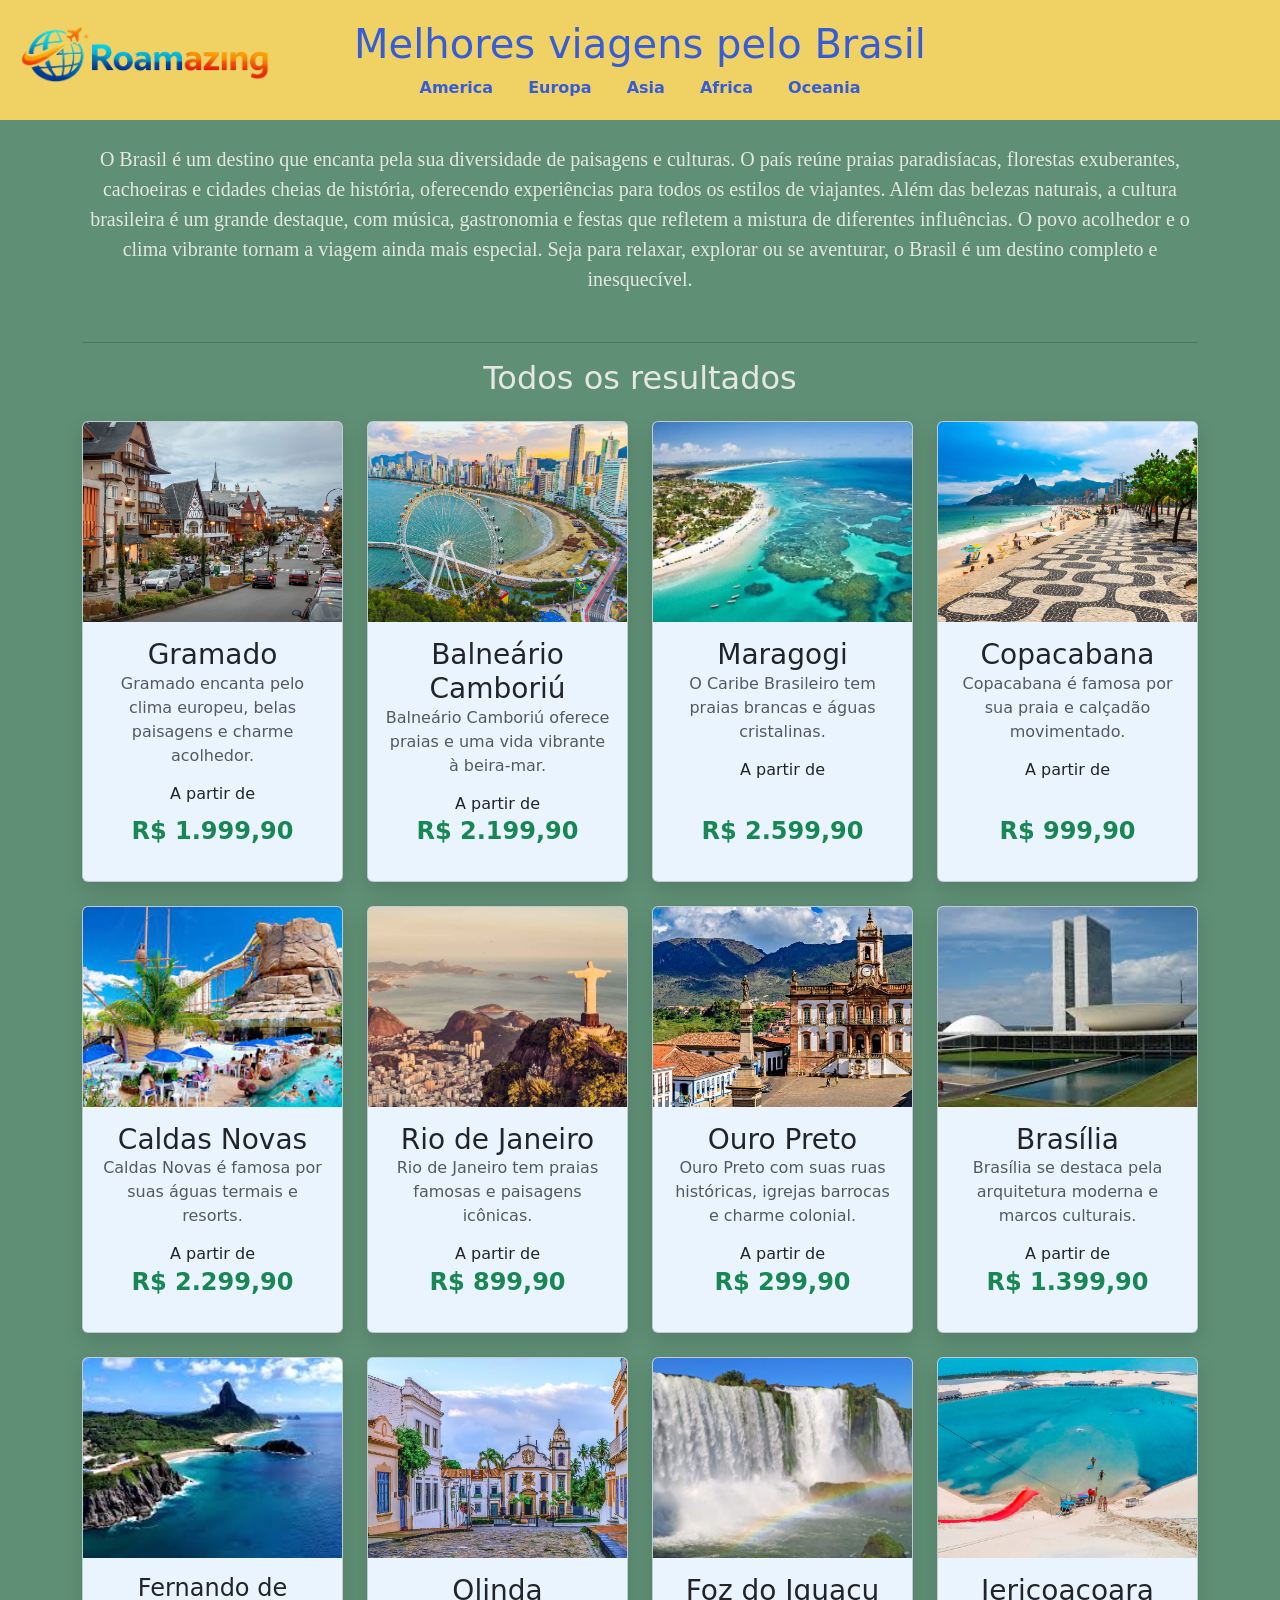
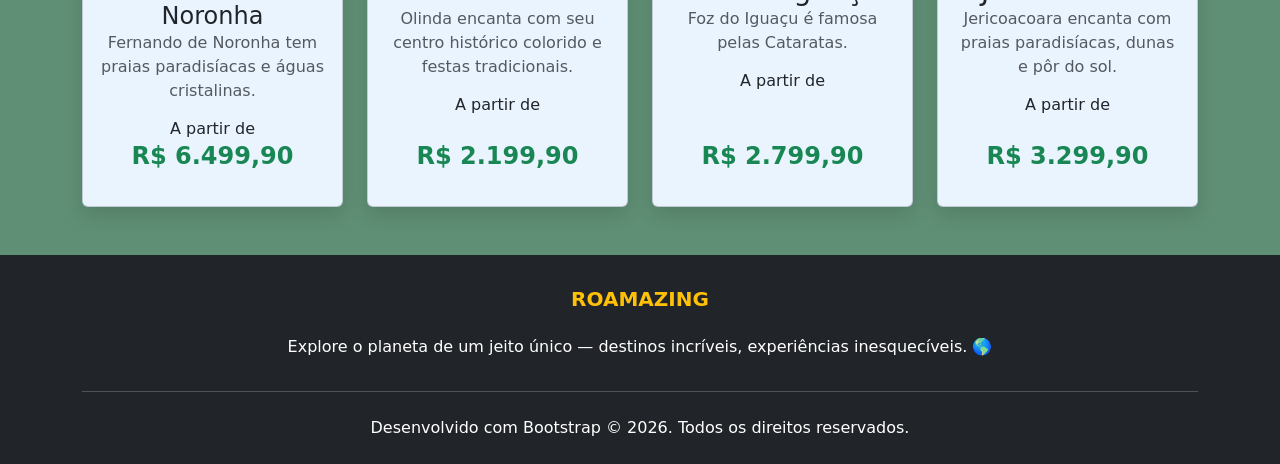
<file: views/regions/brasil/brasil.html>
<!DOCTYPE html>
<html lang="pt-br">

<head>
    <meta charset="UTF-8">
    <meta name="viewport" content="width=device-width, initial-scale=1.0">
    <title>Roamazing</title>
    <link href="https://cdn.jsdelivr.net/npm/bootstrap@5.3.3/dist/css/bootstrap.min.css" rel="stylesheet"
        integrity="sha384-QWTKZyjpPEjISv5WaRU9OFeRpok6YctnYmDr5pNlyT2bRjXh0JMhjY6hW+ALEwIH" crossorigin="anonymous">
    <link rel="stylesheet" href="style.css">
</head>

<body>

    <header>
        <a href="../../index.html"><img src="../../../images/logoCompleta.png" class="logo"></a>
        <div class="controle">
            <h1>Melhores viagens pelo Brasil</h1>
            <nav>
                <a href="../america/america.html">America</a>
                <a href="../europa/europa.html">Europa</a>
                <a href="../asia/asia.html">Asia</a>
                <a href="../africa/africa.html">Africa</a>
                <a href="../oceania/oceania.html">Oceania</a>
            </nav>
        </div>

    </header>


    <main class="container mt-4">

        <section class="mb-5">
            <p class="center">O Brasil é um destino que encanta pela sua diversidade de paisagens e culturas. O país
                reúne praias
                paradisíacas, florestas exuberantes, cachoeiras e cidades cheias de história, oferecendo experiências
                para todos os estilos de viajantes.

                Além das belezas naturais, a cultura brasileira é um grande destaque, com música, gastronomia e festas
                que refletem a mistura de diferentes influências. O povo acolhedor e o clima vibrante tornam a viagem
                ainda mais especial.

                Seja para relaxar, explorar ou se aventurar, o Brasil é um destino completo e inesquecível.</p>
        </section>
        <hr>

        <section class="text-center mb-5">
            <h2 class="mb-4">Todos os resultados</h2>
            <div class="row row-cols-1 row-cols-md-2 row-cols-lg-4 g-4">

                <div class="col">
                    <div class="card h-100">

                        <img src="destinos/gramado.webp" class="card-img-top product-card-img"
                            alt="Produto A">

                        <div class="card-body d-flex flex-column">
                            <h3 class="card-title">Gramado</h3>
                            <p class="card-text text-muted">Gramado encanta pelo clima europeu, belas paisagens e charme
                                acolhedor.</p>
                            <h6 class="card-title">A partir de</h6>
                            <p class="fs-4 text-success fw-bold mt-auto">R$ 1.999,90</p>
                        </div>
                    </div>
                </div>

                <div class="col">
                    <div class="card h-100">

                        <img src="destinos/bc.avif" class="card-img-top product-card-img"
                            alt="Produto A">

                        <div class="card-body d-flex flex-column">
                            <h3 class="card-title">Balneário Camboriú</h3>
                            <p class="card-text text-muted">Balneário Camboriú oferece praias e uma vida vibrante à
                                beira-mar.</p>
                            <h6 class="card-title">A partir de</h6>
                            <p class="fs-4 text-success fw-bold mt-auto">R$ 2.199,90</p>
                        </div>
                    </div>
                </div>

                <div class="col">
                    <div class="card h-100">

                        <img src="destinos/maragogi.webp" class="card-img-top product-card-img"
                            alt="Produto A">

                        <div class="card-body d-flex flex-column">
                            <h3 class="card-title">Maragogi</h3>
                            <p class="card-text text-muted">O Caribe Brasileiro tem praias brancas e águas cristalinas.
                            </p>
                            <h6 class="card-title">A partir de</h6>
                            <p class="fs-4 text-success fw-bold mt-auto">R$ 2.599,90</p>
                        </div>
                    </div>
                </div>

                <div class="col">
                    <div class="card h-100">

                        <img src="destinos/copacabana.jpg" class="card-img-top product-card-img"
                            alt="Produto A">

                        <div class="card-body d-flex flex-column">
                            <h3 class="card-title">Copacabana</h3>
                            <p class="card-text text-muted">Copacabana é famosa por sua praia e calçadão movimentado.
                            </p>
                            <h6 class="card-title">A partir de</h6>
                            <p class="fs-4 text-success fw-bold mt-auto">R$ 999,90</p>
                        </div>
                    </div>
                </div>

                <div class="col">
                    <div class="card h-100">

                        <img src="destinos/caldasnovas.jpg" class="card-img-top product-card-img"
                            alt="Produto A">

                        <div class="card-body d-flex flex-column">
                            <h3 class="card-title">Caldas Novas</h3>
                            <p class="card-text text-muted">Caldas Novas é famosa por suas águas termais e resorts.</p>
                            <h6 class="card-title">A partir de</h6>
                            <p class="fs-4 text-success fw-bold mt-auto">R$ 2.299,90</p>
                        </div>
                    </div>
                </div>

                <div class="col">
                    <div class="card h-100">

                        <img src="destinos/rj.jpg" class="card-img-top product-card-img"
                            alt="Produto A">

                        <div class="card-body d-flex flex-column">
                            <h3 class="card-title">Rio de Janeiro</h3>
                            <p class="card-text text-muted">Rio de Janeiro tem praias famosas e paisagens icônicas.</p>
                            <h6 class="card-title">A partir de</h6>
                            <p class="fs-4 text-success fw-bold mt-auto">R$ 899,90</p>
                        </div>
                    </div>
                </div>

                <div class="col">
                    <div class="card h-100">

                        <img src="destinos/ouroPreto.avif" class="card-img-top product-card-img"
                            alt="Produto A">

                        <div class="card-body d-flex flex-column">
                            <h3 class="card-title">Ouro Preto</h3>
                            <p class="card-text text-muted">Ouro Preto com suas ruas históricas, igrejas barrocas e
                                charme colonial.</p>
                            <h6 class="card-title">A partir de</h6>
                            <p class="fs-4 text-success fw-bold mt-auto">R$ 299,90</p>
                        </div>
                    </div>
                </div>

                <div class="col">
                    <div class="card h-100">

                        <img src="destinos/brasilia.jpg" class="card-img-top product-card-img"
                            alt="Produto A">

                        <div class="card-body d-flex flex-column">
                            <h3 class="card-title">Brasília</h3>
                            <p class="card-text text-muted">Brasília se destaca pela arquitetura moderna e marcos
                                culturais.</p>
                            <h6 class="card-title">A partir de</h6>
                            <p class="fs-4 text-success fw-bold mt-auto">R$ 1.399,90</p>
                        </div>
                    </div>
                </div>

                <div class="col">
                    <div class="card h-100">

                        <img src="destinos/fernandodenoronha.jpg" class="card-img-top product-card-img"
                            alt="Produto A">

                        <div class="card-body d-flex flex-column">
                            <h4 class="card-title">Fernando de Noronha</h4>
                            <p class="card-text text-muted">Fernando de Noronha tem praias paradisíacas e águas
                                cristalinas.</p>
                            <h6 class="card-title">A partir de</h6>
                            <p class="fs-4 text-success fw-bold mt-auto">R$ 6.499,90</p>
                        </div>
                    </div>
                </div>

                <div class="col">
                    <div class="card h-100">

                        <img src="destinos/olinda.jpg" class="card-img-top product-card-img"
                            alt="Produto A">

                        <div class="card-body d-flex flex-column">
                            <h3 class="card-title">Olinda</h3>
                            <p class="card-text text-muted">Olinda encanta com seu centro histórico colorido e festas
                                tradicionais.</p>
                            <h6 class="card-title">A partir de</h6>
                            <p class="fs-4 text-success fw-bold mt-auto">R$ 2.199,90</p>
                        </div>
                    </div>
                </div>

                <div class="col">
                    <div class="card h-100">

                        <img src="destinos/fozdoiguacu.jpg" class="card-img-top product-card-img"
                            alt="Produto A">

                        <div class="card-body d-flex flex-column">
                            <h3 class="card-title">Foz do Iguaçu</h3>
                            <p class="card-text text-muted">Foz do Iguaçu é famosa pelas Cataratas.</p>
                            <h6 class="card-title">A partir de</h6>
                            <p class="fs-4 text-success fw-bold mt-auto">R$ 2.799,90</p>
                        </div>
                    </div>
                </div>

                <div class="col">
                    <div class="card h-100">

                        <img src="destinos/jericoacoara.jpg" class="card-img-top product-card-img"
                            alt="Produto A">

                        <div class="card-body d-flex flex-column">
                            <h3 class="card-title">Jericoacoara</h3>
                            <p class="card-text text-muted">Jericoacoara encanta com praias paradisíacas, dunas e pôr do
                                sol.</p>
                            <h6 class="card-title">A partir de</h6>
                            <p class="fs-4 text-success fw-bold mt-auto">R$ 3.299,90</p>
                        </div>
                    </div>

                </div>
            </div>
        </section>
    </main>

    <footer class="bg-dark text-white pt-3 pb-2 mt-5">
        <div class="container text-center text-md-start">
            <div class="row text-center text-md-start">

                <div class="text-center mx-auto mt-3">
                    <h5 class="text-uppercase mb-4 fw-bold text-warning">Roamazing</h5>
                    <p>Explore o planeta de um jeito único — destinos incríveis, experiências inesquecíveis. 🌎</p>
                </div>

            </div>
            <hr class="mb-4">
            <div class="text-center">
                <p>Desenvolvido com Bootstrap &copy; 2026. Todos os direitos reservados.</p>
            </div>
        </div>
    </footer>

    <script src="https://cdn.jsdelivr.net/npm/bootstrap@5.3.3/dist/js/bootstrap.bundle.min.js"
        integrity="sha384-YvpcrYf0tY3lHB60NNkmXc5s9fDVZLESaAA55NDzOxhy9GkcIdslK1eN7N6jIeHz" crossorigin="anonymous">
    </script>

    <link rel="stylesheet" href="https://cdn.jsdelivr.net/npm/bootstrap-icons@1.11.3/font/bootstrap-icons.min.css">

</body>

</html>
</file>
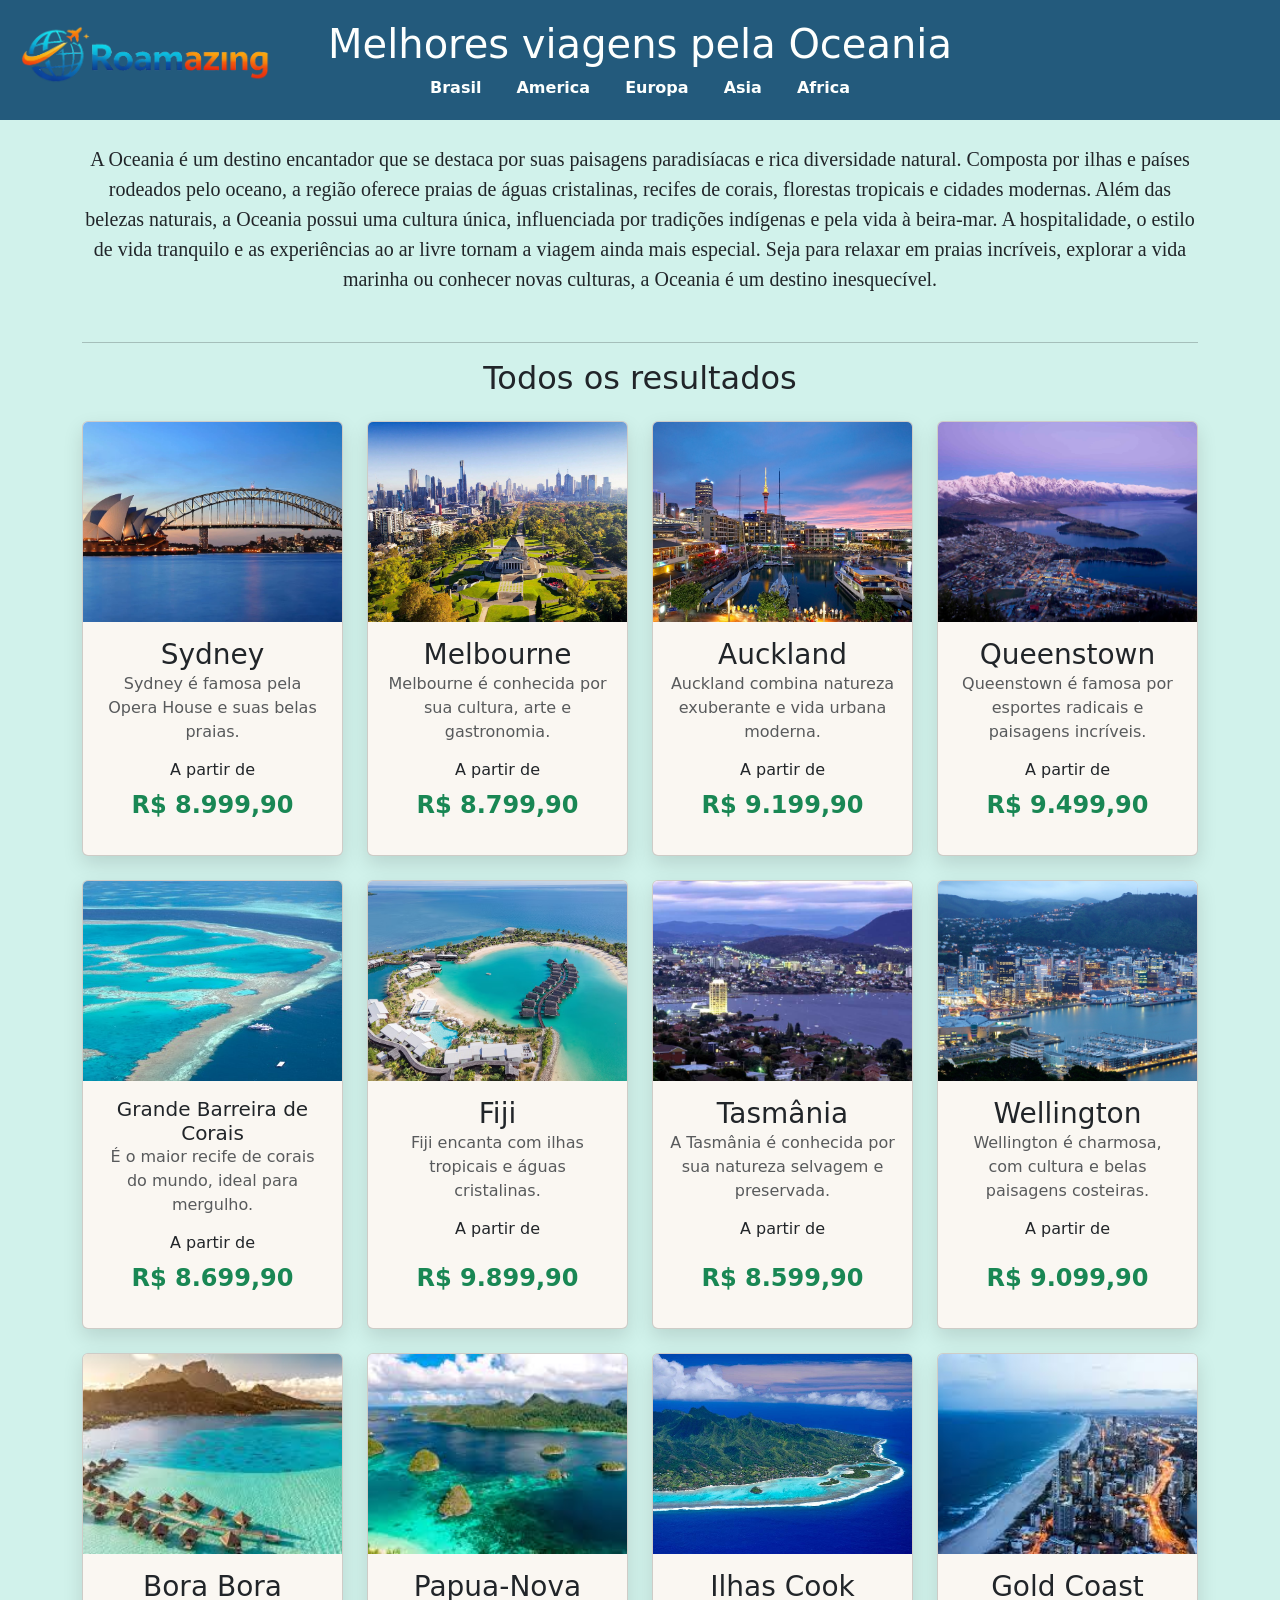
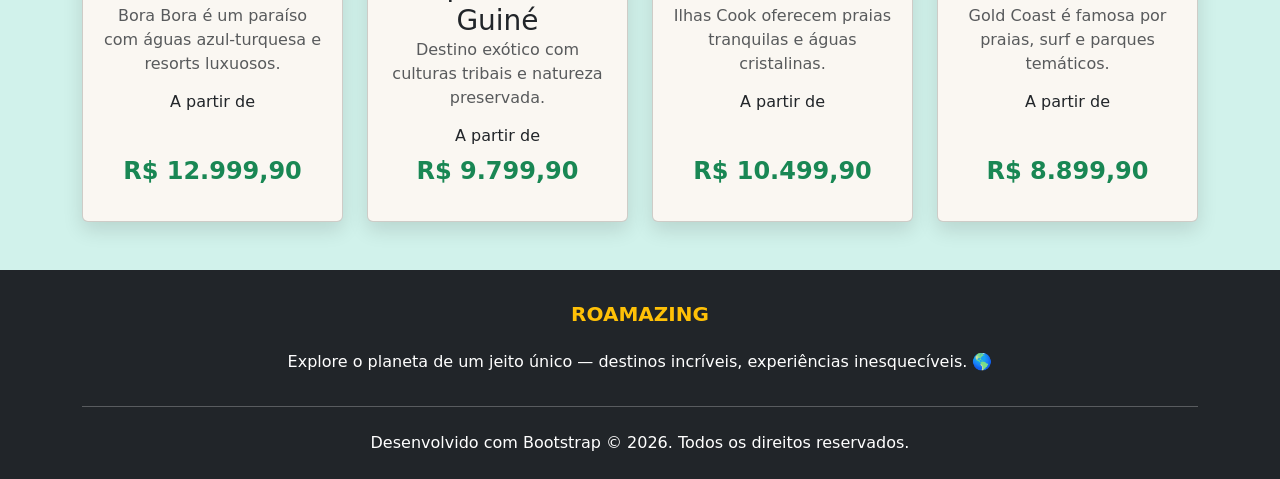
<file: views/regions/oceania/oceania.html>
<!DOCTYPE html>
<html lang="pt-br">

<head>
    <meta charset="UTF-8">
    <meta name="viewport" content="width=device-width, initial-scale=1.0">
    <title>Roamazing</title>
    <link href="https://cdn.jsdelivr.net/npm/bootstrap@5.3.3/dist/css/bootstrap.min.css" rel="stylesheet"
        integrity="sha384-QWTKZyjpPEjISv5WaRU9OFeRpok6YctnYmDr5pNlyT2bRjXh0JMhjY6hW+ALEwIH" crossorigin="anonymous">
    <link rel="stylesheet" href="style.css">
</head>

<body>

    <header>
        <a href="../../index.html"><img src="../../../images/logoCompleta.png" class="logo"></a>
        <div class="controle">
            <h1>Melhores viagens pela Oceania</h1>
            <nav>
                <a href="../brasil/brasil.html">Brasil</a>
                <a href="../america/america.html">America</a>
                <a href="../europa/europa.html">Europa</a>
                <a href="../asia/asia.html">Asia</a>
                <a href="../africa/africa.html">Africa</a>
            </nav>
        </div>

    </header>


    <main class="container mt-4">

        <section class="mb-5">
            <p class="center">A Oceania é um destino encantador que se destaca por suas paisagens paradisíacas e rica
                diversidade natural. Composta por ilhas e países rodeados pelo oceano, a região oferece praias de águas
                cristalinas, recifes de corais, florestas tropicais e cidades modernas.

                Além das belezas naturais, a Oceania possui uma cultura única, influenciada por tradições indígenas e
                pela vida à beira-mar. A hospitalidade, o estilo de vida tranquilo e as experiências ao ar livre tornam
                a viagem ainda mais especial.

                Seja para relaxar em praias incríveis, explorar a vida marinha ou conhecer novas culturas, a Oceania é
                um destino inesquecível.</p>
        </section>
        <hr>

        <section class="text-center mb-5">
            <h2 class="mb-4">Todos os resultados</h2>
            <div class="row row-cols-1 row-cols-md-2 row-cols-lg-4 g-4">

                <div class="col">
                    <div class="card h-100">
                        <img src="destinos/sydney.jpg" class="card-img-top product-card-img">
                        <div class="card-body d-flex flex-column">
                            <h3 class="card-title">Sydney</h3>
                            <p class="card-text text-muted">Sydney é famosa pela Opera House e suas belas praias.</p>
                            <h6>A partir de</h6>
                            <p class="fs-4 text-success fw-bold mt-auto">R$ 8.999,90</p>
                        </div>
                    </div>
                </div>

                <div class="col">
                    <div class="card h-100">
                        <img src="destinos/melbourne.jpg" class="card-img-top product-card-img">
                        <div class="card-body d-flex flex-column">
                            <h3 class="card-title">Melbourne</h3>
                            <p class="card-text text-muted">Melbourne é conhecida por sua cultura, arte e gastronomia.
                            </p>
                            <h6>A partir de</h6>
                            <p class="fs-4 text-success fw-bold mt-auto">R$ 8.799,90</p>
                        </div>
                    </div>
                </div>

                <div class="col">
                    <div class="card h-100">
                        <img src="destinos/aucland.jpg" class="card-img-top product-card-img">
                        <div class="card-body d-flex flex-column">
                            <h3 class="card-title">Auckland</h3>
                            <p class="card-text text-muted">Auckland combina natureza exuberante e vida urbana moderna.
                            </p>
                            <h6>A partir de</h6>
                            <p class="fs-4 text-success fw-bold mt-auto">R$ 9.199,90</p>
                        </div>
                    </div>
                </div>

                <div class="col">
                    <div class="card h-100">
                        <img src="destinos/queenstown.jpg" class="card-img-top product-card-img">
                        <div class="card-body d-flex flex-column">
                            <h3 class="card-title">Queenstown</h3>
                            <p class="card-text text-muted">Queenstown é famosa por esportes radicais e paisagens
                                incríveis.</p>
                            <h6>A partir de</h6>
                            <p class="fs-4 text-success fw-bold mt-auto">R$ 9.499,90</p>
                        </div>
                    </div>
                </div>

                <div class="col">
                    <div class="card h-100">
                        <img src="destinos/barreira.jpg" class="card-img-top product-card-img">
                        <div class="card-body d-flex flex-column">
                            <h5 class="card-title">Grande Barreira de Corais</h5>
                            <p class="card-text text-muted">É o maior recife de corais do mundo, ideal para mergulho.
                            </p>
                            <h6>A partir de</h6>
                            <p class="fs-4 text-success fw-bold mt-auto">R$ 8.699,90</p>
                        </div>
                    </div>
                </div>

                <div class="col">
                    <div class="card h-100">
                        <img src="destinos/fiji.avif" class="card-img-top product-card-img">
                        <div class="card-body d-flex flex-column">
                            <h3 class="card-title">Fiji</h3>
                            <p class="card-text text-muted">Fiji encanta com ilhas tropicais e águas cristalinas.</p>
                            <h6>A partir de</h6>
                            <p class="fs-4 text-success fw-bold mt-auto">R$ 9.899,90</p>
                        </div>
                    </div>
                </div>

                <div class="col">
                    <div class="card h-100">
                        <img src="destinos/tasmania.jpg" class="card-img-top product-card-img">
                        <div class="card-body d-flex flex-column">
                            <h3 class="card-title">Tasmânia</h3>
                            <p class="card-text text-muted">A Tasmânia é conhecida por sua natureza selvagem e
                                preservada.</p>
                            <h6>A partir de</h6>
                            <p class="fs-4 text-success fw-bold mt-auto">R$ 8.599,90</p>
                        </div>
                    </div>
                </div>

                <div class="col">
                    <div class="card h-100">
                        <img src="destinos/wellington.webp" class="card-img-top product-card-img">
                        <div class="card-body d-flex flex-column">
                            <h3 class="card-title">Wellington</h3>
                            <p class="card-text text-muted">Wellington é charmosa, com cultura e belas paisagens
                                costeiras.</p>
                            <h6>A partir de</h6>
                            <p class="fs-4 text-success fw-bold mt-auto">R$ 9.099,90</p>
                        </div>
                    </div>
                </div>

                <div class="col">
                    <div class="card h-100">
                        <img src="destinos/borabora.jfif" class="card-img-top product-card-img">
                        <div class="card-body d-flex flex-column">
                            <h3 class="card-title">Bora Bora</h3>
                            <p class="card-text text-muted">Bora Bora é um paraíso com águas azul-turquesa e resorts
                                luxuosos.</p>
                            <h6>A partir de</h6>
                            <p class="fs-4 text-success fw-bold mt-auto">R$ 12.999,90</p>
                        </div>
                    </div>
                </div>

                <div class="col">
                    <div class="card h-100">
                        <img src="destinos/papua.jfif" class="card-img-top product-card-img">
                        <div class="card-body d-flex flex-column">
                            <h3 class="card-title">Papua-Nova Guiné</h3>
                            <p class="card-text text-muted">Destino exótico com culturas tribais e natureza preservada.
                            </p>
                            <h6>A partir de</h6>
                            <p class="fs-4 text-success fw-bold mt-auto">R$ 9.799,90</p>
                        </div>
                    </div>
                </div>

                <div class="col">
                    <div class="card h-100">
                        <img src="destinos/cook.jpg" class="card-img-top product-card-img">
                        <div class="card-body d-flex flex-column">
                            <h3 class="card-title">Ilhas Cook</h3>
                            <p class="card-text text-muted">Ilhas Cook oferecem praias tranquilas e águas cristalinas.
                            </p>
                            <h6>A partir de</h6>
                            <p class="fs-4 text-success fw-bold mt-auto">R$ 10.499,90</p>
                        </div>
                    </div>
                </div>

                <div class="col">
                    <div class="card h-100">
                        <img src="destinos/goldcoast.jfif" class="card-img-top product-card-img">
                        <div class="card-body d-flex flex-column">
                            <h3 class="card-title">Gold Coast</h3>
                            <p class="card-text text-muted">Gold Coast é famosa por praias, surf e parques temáticos.
                            </p>
                            <h6>A partir de</h6>
                            <p class="fs-4 text-success fw-bold mt-auto">R$ 8.899,90</p>
                        </div>
                    </div>
                </div>

            </div>
        </section>
    </main>

    <footer class="bg-dark text-white pt-3 pb-2 mt-5">
        <div class="container text-center text-md-start">
            <div class="row text-center text-md-start">

                <div class="text-center mx-auto mt-3">
                    <h5 class="text-uppercase mb-4 fw-bold text-warning">Roamazing</h5>
                    <p>Explore o planeta de um jeito único — destinos incríveis, experiências inesquecíveis. 🌎</p>
                </div>

            </div>
            <hr class="mb-4">
            <div class="text-center">
                <p>Desenvolvido com Bootstrap &copy; 2026. Todos os direitos reservados.</p>
            </div>
        </div>
    </footer>

    <script src="https://cdn.jsdelivr.net/npm/bootstrap@5.3.3/dist/js/bootstrap.bundle.min.js"
        integrity="sha384-YvpcrYf0tY3lHB60NNkmXc5s9fDVZLESaAA55NDzOxhy9GkcIdslK1eN7N6jIeHz" crossorigin="anonymous">
    </script>

    <link rel="stylesheet" href="https://cdn.jsdelivr.net/npm/bootstrap-icons@1.11.3/font/bootstrap-icons.min.css">

</body>

</html>
</file>
<file: views/style.css>
* {
    margin: 0;
    padding: 0;
    box-sizing: border-box;
}

.logo{
    position: relative; 
    width: 270px; 
    height: auto;
    padding-left: 20px;
    top: 20%;
}

body {
    background-color: #FFF9D4;
    font-family: 'Segoe UI', Tahoma, Geneva, Verdana, sans-serif;
    color: #333;
    line-height: 1.6;
}

.container {
    max-width: 1200px;
    margin: 0 auto;
    padding: 0 20px;
}

.main-header {
    background: #C41E3A;
    position: -webkit-sticky;
    top: 0;
    z-index: 1000;
    padding: 15px 0;
    box-shadow: 0 2px 10px rgba(0,0,0,0.1);
}

.header-container {
    display: flex;
    justify-content: space-between;
    align-items: center;
    max-width: 1200px;
    margin: 0 auto;
    padding: 0 20px;
}

.site-logo {
    color: white;
    font-size: 1.8rem;
    font-weight: bold;
    text-transform: uppercase;
}

.nav-menu a {
    color: white;
    text-decoration: none;
    margin-left: 20px;
    font-weight: bold;
    transition: color 0.3s;
}

.nav-menu a:hover {
    color: #ffcc00;
}

.hero-banner {
    height: 60vh;
    background: linear-gradient(rgba(0,0,0,0.5), rgba(0,0,0,0.5)), 
                url('https://images.unsplash.com/photo-1488085061387-422e29b40080?q=80&w=1500');
    background-size: cover;
    background-position: center;
    display: flex;
    align-items: center;
    justify-content: center;
    text-align: center;
    color: white;
}

.hero-content h2 {
    font-size: 3rem;
    margin-bottom: 15px;
}

.hero-content p {
    font-size: 1.2rem;
}

.intro-section {
    padding: 60px 0;
    text-align: center;
}

.intro-text {
    font-family: Georgia, serif;
    font-size: 1.4rem;
    max-width: 800px;
    margin: 0 auto;
}

.divider {
    margin-top: 40px;
    border: 0;
    border-top: 1px solid #ccc;
}

.continents-grid {
    padding-bottom: 60px;
}

.section-title {
    text-align: center;
    margin-bottom: 40px;
    font-size: 2rem;
}

.grid-layout {
    display: grid;
    grid-template-columns: repeat(auto-fit, minmax(300px, 1fr));
    gap: 30px;
}

.info-card {
    background: #faf7f2;
    border-radius: 8px;
    overflow: hidden;
    box-shadow: 0 8px 20px rgba(0,0,0,0.12);
    transition: transform 0.3s ease;
    cursor: pointer;
}

.info-card:hover {
    transform: scale(1.05);
}

.info-card img {
    width: 100%;
    height: 250px;
    object-fit: cover;
}

.card-content {
    padding: 20px;
}

.card-content h3 {
    margin-bottom: 10px;
    color: #C41E3A;
}

/* RODAPÉ */
.main-footer {
    background: #212529;
    color: white;
    padding: 40px 0 20px 0;
}

.footer-grid {
    display: flex;
    justify-content: space-between;
    align-items: center;
    flex-wrap: wrap;
    gap: 20px;
}

.footer-social a {
    color: white;
    font-size: 1.5rem;
    margin-left: 15px;
    transition: color 0.3s;
}

.footer-social a:hover {
    color: #ffc107;
}

.footer-bottom {
    text-align: center;
    margin-top: 30px;
    padding-top: 20px;
    border-top: 1px solid #444;
    font-size: 0.9rem;
}

@media (max-width: 768px) {
    .header-container {
        flex-direction: column;
    }
    .nav-menu {
        margin-top: 15px;
    }
    .nav-menu a {
        margin: 0 10px;
    }
    .hero-content h2 {
        font-size: 2rem;
    }
}
</file>
<file: views/styleLogin.css>
.card{
    opacity: 85%;
}

body {
    background-image: url('../images/background.jpg');
    background-size: cover;       
    background-position: center;   
    background-repeat: no-repeat;  
    min-height: 100vh;    
    display: flex;
    flex-direction: column;      
}

html, body {
    height: 100%;
    margin: 0;
}

main {
    flex: 1; 
}

header{
    align-self: center;
}

.logo{
    width: 400px;
    height: auto;
}
</file>
<file: views/regions/africa/style.css>
.controle {
    color: white;
    padding: 20px;
    text-align: center;
}

header{
    background: #d15f0d;
    position: -webkit-sticky;
    position: sticky;
    top: 0;
    z-index: 1000;
    opacity: 95%;
}

.logo{
    position: absolute; 
    width: 270px; 
    height: auto;
    padding-left: 20px;
    top: 20%;
}

.center{
    text-align: center;
    font-size: 1.25rem;
    font-family: Georgia, 'Times New Roman', Times, serif;
}

nav a {
    color: white;
    margin: 0 15px;
    text-decoration: none;
    font-weight: bold;
}

body{
    background: #ffe0bf;
}

.product-card-img {
    height: 200px;
    /* Altura fixa para as imagens dos produtos */
    object-fit: cover;
}

.col{
    transition: transform 0.3s ease; /* animação suave */
    cursor: pointer;
}

.card{
    background: #faf7f2;
    box-shadow: 0 8px 20px rgba(0,0,0,0.12);
}

.col:hover {
    transform: scale(1.1);
}

.carousel-item img {
    max-height: 500px;
    object-fit: cover;
}

.mb-5{
    padding-bottom: 0.000001vh;
}

.card-title{
    margin: 0 0;
}
</file>
<file: views/regions/america/style.css>
.controle {
    color: white;
    padding: 20px;
    text-align: center;
}

header{
    background: #d9c2a3;
    position: -webkit-sticky;
    position: sticky;
    top: 0;
    z-index: 1000;
    opacity: 95%;
}

.logo{
    position: absolute; 
    width: 270px; 
    height: auto;
    padding-left: 20px;
    top: 20%;
}

.center{
    text-align: center;
    font-size: 1.25rem;
    font-family: Georgia, 'Times New Roman', Times, serif;
}

nav a {
    color: white;
    margin: 0 15px;
    text-decoration: none;
    font-weight: bold;
}

body{
    background: #f5f1ea;
}

.product-card-img {
    height: 200px;
    /* Altura fixa para as imagens dos produtos */
    object-fit: cover;
}

.col{
    transition: transform 0.3s ease; /* animação suave */
    cursor: pointer;
}

.card{
    background: #faf7f2;
    box-shadow: 0 8px 20px rgba(0,0,0,0.12);
}

.col:hover {
    transform: scale(1.1);
}

.carousel-item img {
    max-height: 500px;
    object-fit: cover;
}

.mb-5{
    padding-bottom: 0.000001vh;
}

.card-title{
    margin: 0 0;
}
</file>
<file: views/regions/asia/style.css>
.controle {
    color: white;
    padding: 20px;
    text-align: center;
}

header{
    background: #E0A51E;
    position: -webkit-sticky;
    position: sticky;
    top: 0;
    z-index: 1000;
    opacity: 95%;
}

.logo{
    position: absolute; 
    width: 270px; 
    height: auto;
    padding-left: 20px;
    top: 20%;
}

.center{
    text-align: center;
    font-size: 1.25rem;
    font-family: Georgia, 'Times New Roman', Times, serif;
}

nav a {
    color: white;
    margin: 0 15px;
    text-decoration: none;
    font-weight: bold;
}

body{
    background: #FCE5A2;
}

.product-card-img {
    height: 200px;
    /* Altura fixa para as imagens dos produtos */
    object-fit: cover;
}

.col{
    transition: transform 0.3s ease; /* animação suave */
    cursor: pointer;
}

.card{
    background: #FFF7D1;
    box-shadow: 0 8px 20px rgba(0,0,0,0.12);
}

.col:hover {
    transform: scale(1.1);
}

.carousel-item img {
    max-height: 500px;
    object-fit: cover;
}

.mb-5{
    padding-bottom: 0.000001vh;
}

.card-title{
    margin: 0 0;
}
</file>
<file: views/regions/brasil/style.css>
.controle {
    color: #375dd6;
    padding: 20px;
    text-align: center;
}

header{
    background: #f0d264;
    position: relative;
}

.logo{
    position: absolute; 
    display: flex;
    width: 270px; 
    height: auto;
    padding-left: 20px;
    top: 20%;
}

.center{
    text-align: center;
    font-size: 1.25rem;
    font-family: Georgia, 'Times New Roman', Times, serif;
    color: #faf7f2da;
}

nav a {
    color: #375dd6;
    margin: 0 15px;
    text-decoration: none;
    font-weight: bold;
}

body{
    background: #5f8f75;
}

.product-card-img {
    height: 200px;
    /* Altura fixa para as imagens dos produtos */
    object-fit: cover;
}

.col{
    transition: transform 0.3s ease; /* animação suave */
    cursor: pointer;
}

.card{
    background: #eaf4ff;
    box-shadow: 0 8px 20px rgba(0,0,0,0.12);
}

.col:hover {
    transform: scale(1.1);
}

.carousel-item img {
    max-height: 500px;
    object-fit: cover;
}

.mb-5{
    padding-bottom: 0.000001vh;
}

.mb-4{
    color: #faf7f2da
}

.card-title{
    margin: 0 0;
}
</file>
<file: views/regions/oceania/style.css>
.controle {
    color: white;
    padding: 20px;
    text-align: center;
}

header{
    background: #1a5276;
    position: -webkit-sticky;
    position: sticky;
    top: 0;
    z-index: 1000;
    opacity: 95%;
}

.logo{
    position: absolute; 
    width: 270px; 
    height: auto;
    padding-left: 20px;
    top: 20%;
}

.center{
    text-align: center;
    font-size: 1.25rem;
    font-family: Georgia, 'Times New Roman', Times, serif;
}

nav a {
    color: white;
    margin: 0 15px;
    text-decoration: none;
    font-weight: bold;
}

body{
    background: #d1f2eb;
}

.product-card-img {
    height: 200px;
    /* Altura fixa para as imagens dos produtos */
    object-fit: cover;
}

.col{
    transition: transform 0.3s ease; /* animação suave */
    cursor: pointer;
}

.card{
    background: #faf7f2;
    box-shadow: 0 8px 20px rgba(0,0,0,0.12);
}

.col:hover {
    transform: scale(1.1);
}

.carousel-item img {
    max-height: 500px;
    object-fit: cover;
}

.mb-5{
    padding-bottom: 0.000001vh;
}

.card-title{
    margin: 0 0;
}
</file>
